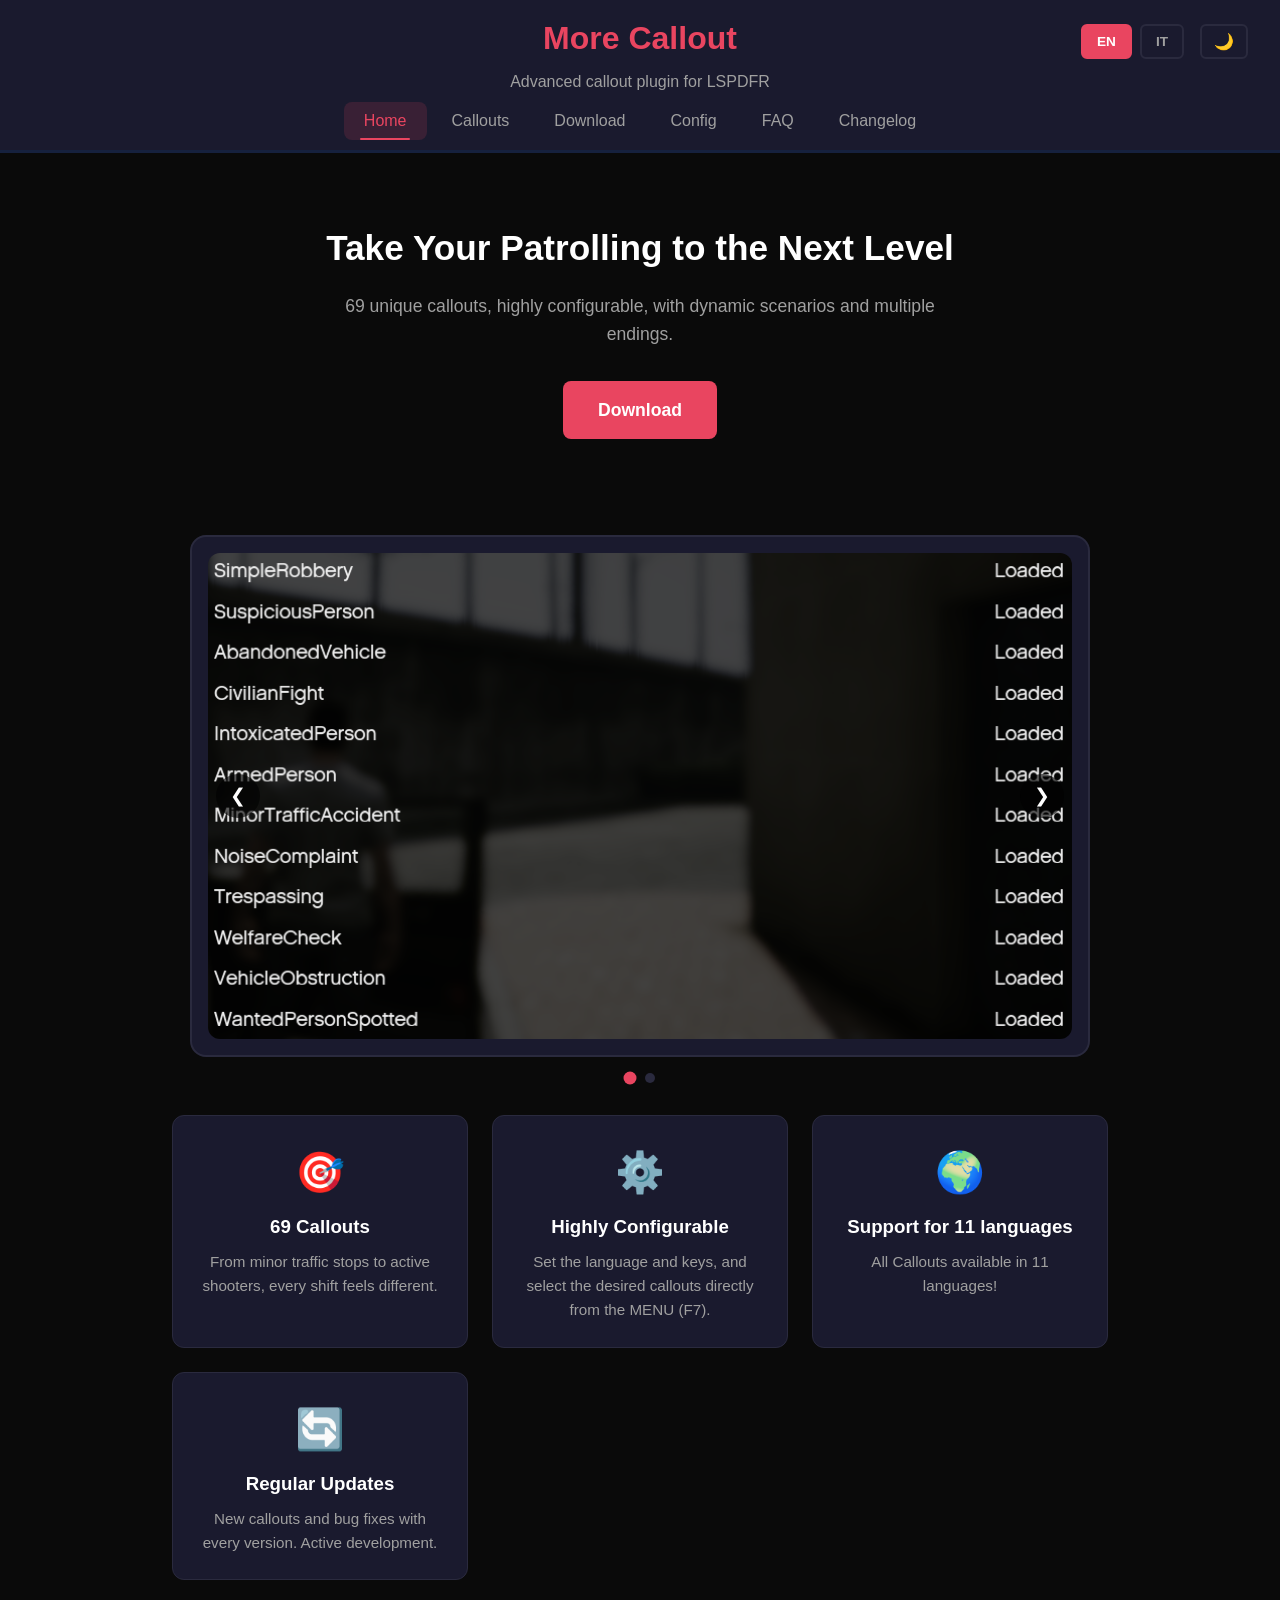
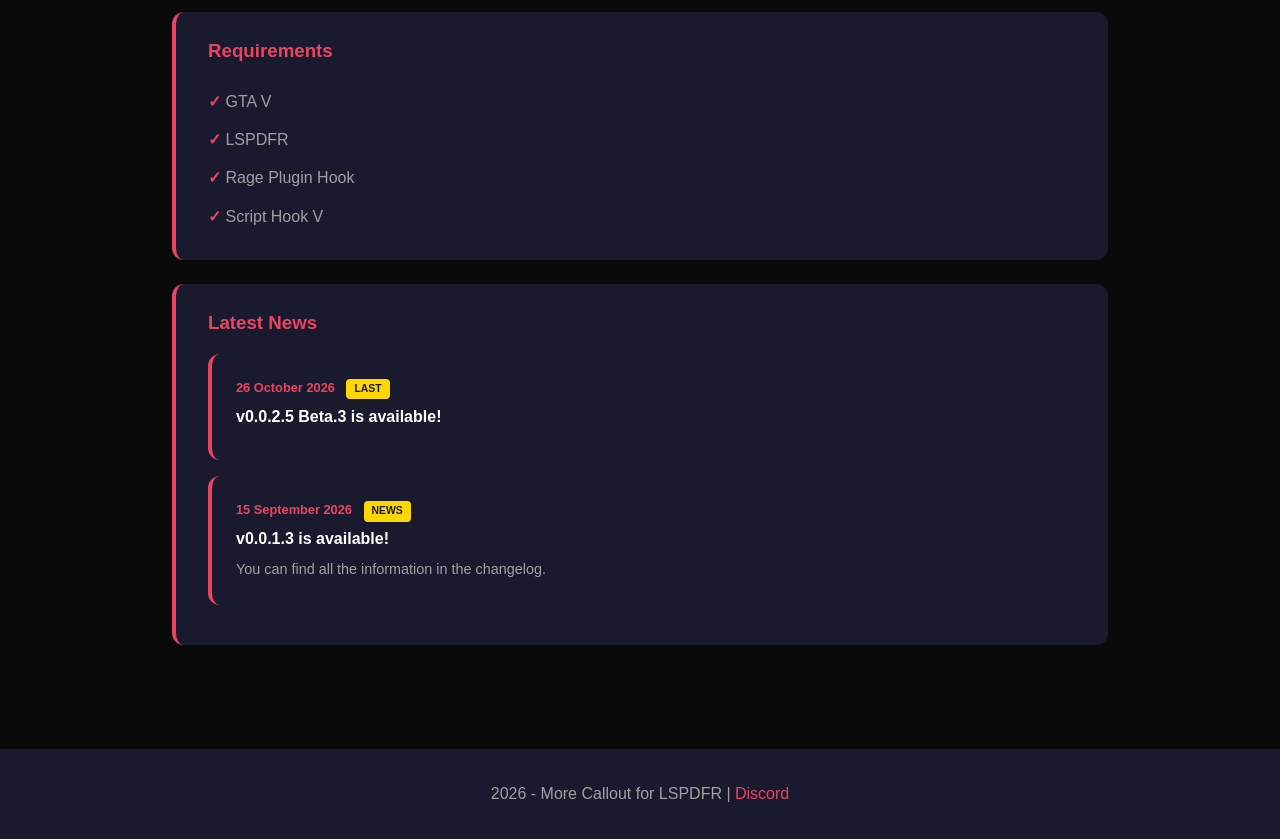
<file: index.html>
<!DOCTYPE html>
<html lang="en">
<head>
    <meta charset="UTF-8">
    <meta name="viewport" content="width=device-width, initial-scale=1.0">
    <title>More Callout - LSPDFR Plugin</title>
    <link rel="icon" href="data:image/svg+xml,<svg xmlns='http://www.w3.org/2000/svg' viewBox='0 0 100 100'><text y='.9em' font-size='90'>🚔</text></svg>">
    <style>
        * { margin: 0; padding: 0; box-sizing: border-box; }
        :root {
            --bg-dark: #0a0a0a;
            --bg-card: #1a1a2e;
            --accent: #e94560;
            --accent-hover: #c73e54;
            --gold: #ffd700;
            --text: #e0e0e0;
            --text-muted: #a0a0a0;
            --border: #2a2a3e;
            --beta-warning: #f59e0b;
            --stable-green: #22c55e;
            --bg-light: #f5f5f7;
            --card-light: #ffffff;
            --text-light: #1a1a2e;
            --text-muted-light: #6b7280;
            --border-light: #e5e7eb;
        }
        [data-theme="light"] {
            --bg-dark: var(--bg-light);
            --bg-card: var(--card-light);
            --text: var(--text-light);
            --text-muted: var(--text-muted-light);
            --border: var(--border-light);
        }
        [data-theme="light"] .hero h2 { color: var(--text-light); }
        [data-theme="light"] .feature-box h3 { color: var(--text-light); }
        [data-theme="light"] .callout-name { color: var(--text-light); }
        [data-theme="light"] .download-version { color: var(--text-light); }
        [data-theme="light"] .changelog-section-title { color: var(--text-light); }
        [data-theme="light"] .code-block { background: #f0f0f5; border-color: #d1d5db; color: #374151; }
        [data-theme="light"] .gallery-placeholder { background: #f0f0f5; border-color: #d1d5db; }
        [data-theme="light"] .summary-box { background: #e8e8ed; }
        [data-theme="light"] .config-table th { background: #e8e8ed; }
        [data-theme="light"] .callout-tag { background: #e8e8ed; border-color: #d1d5db; }
        [data-theme="light"] .beta-banner { background: rgba(245, 158, 11, 0.08); }
        [data-theme="light"] .download-card:hover, [data-theme="light"] .feature-box:hover { box-shadow: 0 8px 25px rgba(0,0,0,0.1); }
        [data-theme="light"] header { border-bottom-color: #e5e7eb; }
        body {
            font-family: 'Segoe UI', Tahoma, Geneva, Verdana, sans-serif;
            background: var(--bg-dark);
            color: var(--text);
            line-height: 1.6;
            min-height: 100vh;
        }
        header {
            background: var(--bg-card);
            padding: 0.8rem 2rem 0.6rem 2rem;
            text-align: center;
            border-bottom: 3px solid #16213e;
            position: fixed;
            top: 0;
            left: 0;
            right: 0;
            z-index: 100;
            transform: translateY(0);
            transition: transform 0.35s ease, background 0.3s, padding 0.3s;
        }
        header h1 {
            font-size: 1.5rem;
            margin-bottom: 0.15rem;
        }
        header p {
            font-size: 0.85rem;
            margin-bottom: 0.2rem;
        }
        header nav {
            margin-top: 0.5rem;
        }
        header.hidden {
            transform: translateY(-100%);
        }
        header.scrolled {
            background: rgba(26, 26, 46, 0.95);
            backdrop-filter: blur(10px);
            padding: 0.6rem 2rem;
        }
        header.scrolled h1 {
            font-size: 1.4rem;
            margin-bottom: 0.1rem;
        }
        header.scrolled p {
            font-size: 0.8rem;
        }
        header.scrolled nav {
            margin-top: 0.4rem;
        }
        [data-theme="light"] header.scrolled {
            background: rgba(255, 255, 255, 0.95);
            border-bottom-color: #e5e7eb;
        }
        [data-theme="light"] header {
            border-bottom-color: #e5e7eb;
        }
        main {
            padding-top: 140px;
        }
        .scroll-top {
            position: fixed;
            bottom: 2rem;
            right: 2rem;
            width: 50px;
            height: 50px;
            border-radius: 50%;
            background: var(--accent);
            color: white;
            border: none;
            font-size: 1.3rem;
            cursor: pointer;
            display: flex;
            align-items: center;
            justify-content: center;
            opacity: 0;
            transform: translateY(20px);
            transition: all 0.3s ease;
            z-index: 99;
            box-shadow: 0 4px 15px rgba(233, 69, 96, 0.3);
        }
        .scroll-top.visible {
            opacity: 1;
            transform: translateY(0);
        }
        .scroll-top:hover {
            background: var(--accent-hover);
            transform: translateY(-3px);
            box-shadow: 0 6px 20px rgba(233, 69, 96, 0.4);
        }
        [data-theme="light"] .scroll-top {
            box-shadow: 0 4px 15px rgba(233, 69, 96, 0.2);
        }

        @media (max-width: 768px) {
            main { padding-top: 160px; }
        }
        header h1 { color: var(--accent); margin-bottom: 0.3rem; font-size: 2rem; }
        header p { color: var(--text-muted); font-size: 1rem; }
        .lang-switcher {
            position: absolute;
            top: 1.5rem;
            right: 2rem;
            display: flex;
            gap: 8px;
        }
        .lang-btn {
            background: transparent;
            border: 2px solid var(--border);
            color: var(--text-muted);
            padding: 6px 14px;
            border-radius: 6px;
            cursor: pointer;
            font-size: 0.85rem;
            font-weight: 600;
            transition: all 0.3s;
        }
        .lang-btn:hover { border-color: var(--accent); color: var(--accent); }
        .lang-btn.active { background: var(--accent); border-color: var(--accent); color: white; }
        nav {
            margin-top: 1.2rem;
            display: flex;
            justify-content: center;
            gap: 5px;
            flex-wrap: wrap;
        }
        .nav-btn {
            background: transparent;
            border: none;
            color: var(--text-muted);
            padding: 10px 20px;
            cursor: pointer;
            font-size: 1rem;
            font-weight: 500;
            border-radius: 8px;
            transition: all 0.3s;
            position: relative;
        }
        .nav-btn:hover { color: var(--accent); background: rgba(233, 69, 96, 0.1); }
        .nav-btn.active { color: var(--accent); background: rgba(233, 69, 96, 0.15); }
        .nav-btn.active::after {
            content: '';
            position: absolute;
            bottom: 0;
            left: 20%;
            right: 20%;
            height: 2px;
            background: var(--accent);
            border-radius: 2px;
        }
        main { max-width: 1000px; margin: 0 auto; padding: 2rem; }
        .section { display: none; animation: fadeIn 0.4s ease; }
        .section.active { display: block; }
        @keyframes fadeIn {
            from { opacity: 0; transform: translateY(10px); }
            to { opacity: 1; transform: translateY(0); }
        }
        .card {
            background: var(--bg-card);
            border-radius: 12px;
            padding: 1.5rem 2rem;
            margin: 1.5rem 0;
            border-left: 4px solid var(--accent);
        }
        .card h2, .card h3 { color: var(--accent); margin-bottom: 1rem; }
        .card p, .card li { color: var(--text-muted); }
        .hero { text-align: center; padding: 3rem 1rem; }
        .hero h2 { font-size: 2.2rem; color: #fff; margin-bottom: 1rem; }
        .hero p { color: var(--text-muted); font-size: 1.1rem; max-width: 600px; margin: 0 auto 2rem; }
        .btn-download {
            display: inline-block;
            background: var(--accent);
            color: white;
            padding: 15px 35px;
            text-decoration: none;
            border-radius: 8px;
            font-weight: bold;
            font-size: 1.1rem;
            transition: background 0.3s;
        }
        .btn-download:hover { background: var(--accent-hover); }
        .features-grid {
            display: grid;
            grid-template-columns: repeat(auto-fit, minmax(250px, 1fr));
            gap: 1.5rem;
            margin-top: 2rem;
        }
        .feature-box {
            background: var(--bg-card);
            padding: 1.5rem;
            border-radius: 12px;
            text-align: center;
            border: 1px solid var(--border);
            transition: transform 0.3s, border-color 0.3s;
        }
        .feature-box:hover { transform: translateY(-5px); border-color: var(--accent); }
        .feature-box .icon { font-size: 2.5rem; margin-bottom: 0.5rem; }
        .feature-box h3 { color: #fff; margin-bottom: 0.5rem; }
        .feature-box p { color: var(--text-muted); font-size: 0.95rem; }
        .requirements { margin-top: 2rem; }
        .requirements ul { list-style: none; padding: 0; }
        .requirements li { padding: 0.4rem 0; color: var(--text-muted); }
        .requirements li::before { content: "✓ "; color: var(--accent); font-weight: bold; }
        .category {
            margin: 2rem 0;
            padding: 1.5rem 2rem;
            background: var(--bg-card);
            border-radius: 12px;
            border-left: 4px solid var(--accent);
        }
        .category h2 {
            color: var(--accent);
            margin-bottom: 1.2rem;
            font-size: 1.3rem;
            display: flex;
            align-items: center;
            gap: 10px;
        }
        .category h2 .count {
            background: var(--accent);
            color: white;
            padding: 2px 10px;
            border-radius: 20px;
            font-size: 0.8rem;
        }
        .callout {
            padding: 0.9rem 0;
            border-bottom: 1px solid var(--border);
            display: flex;
            gap: 12px;
            align-items: flex-start;
        }
        .callout:last-child { border-bottom: none; }
        .callout-icon { color: var(--accent); font-size: 1.1rem; min-width: 22px; text-align: center; margin-top: 2px; }
        .callout-content { flex: 1; }
        .callout-name { font-weight: 600; color: #fff; font-size: 1rem; margin-bottom: 2px; }
        .callout-desc { color: var(--text-muted); font-size: 0.9rem; }
        .callout.new .callout-name { color: var(--gold); }
        .callout.new .callout-icon { color: var(--gold); }
        .badge-new {
            display: inline-block;
            background: var(--gold);
            color: #1a1a2e;
            padding: 1px 8px;
            border-radius: 4px;
            font-size: 0.65rem;
            font-weight: bold;
            margin-left: 8px;
            vertical-align: middle;
            text-transform: uppercase;
        }
        .summary-box {
            text-align: center;
            padding: 2rem;
            background: #16213e;
            border-radius: 12px;
            margin-bottom: 2rem;
        }
        .summary-box .total { color: var(--accent); font-size: 2.5rem; font-weight: bold; }
        .version {
            margin: 2rem 0;
            padding: 1.5rem 2rem;
            background: var(--bg-card);
            border-radius: 12px;
            border-left: 4px solid var(--accent);
        }
        .version.latest { border-left-color: var(--gold); }
        .version-header {
            display: flex;
            align-items: center;
            gap: 12px;
            margin-bottom: 1rem;
            flex-wrap: wrap;
        }
        .version-number { font-size: 1.3rem; font-weight: bold; color: var(--accent); }
        .version.latest .version-number { color: var(--gold); }
        .badge-latest {
            background: var(--gold);
            color: #1a1a2e;
            padding: 2px 10px;
            border-radius: 20px;
            font-size: 0.75rem;
            font-weight: bold;
        }
        .changelog-section-title {
            color: #fff;
            font-weight: 600;
            margin: 1.2rem 0 0.6rem 0;
            font-size: 1rem;
            display: flex;
            align-items: center;
            gap: 8px;
        }
        .feature-list, .fix-list, .fix { list-style: none; padding-left: 0; }
        .feature-list li, .fix-list li, .fix li {
            padding: 0.4rem 0 0.4rem 1.5rem;
            position: relative;
            color: var(--text-muted);
            font-size: 0.95rem;
        }
        .feature-list li::before { content: "✅"; position: absolute; left: 0; }
        .fix-list li::before { content: "🔧"; position: absolute; left: 0; }
        .callout-grid { display: flex; flex-wrap: wrap; gap: 8px; margin-top: 0.5rem; }
        .callout-tag {
            display: inline-block;
            background: #16213e;
            color: var(--accent);
            padding: 3px 12px;
            border-radius: 6px;
            font-size: 0.9rem;
            font-weight: 600;
            border: 1px solid var(--border);
        }
        .config-section h3 { color: var(--accent); margin: 1.5rem 0 0.8rem; font-size: 1.2rem; }
        .config-table {
            width: 100%;
            border-collapse: collapse;
            margin: 1rem 0;
            font-size: 0.95rem;
        }
        .config-table th, .config-table td {
            padding: 12px 15px;
            text-align: left;
            border-bottom: 1px solid var(--border);
        }
        .config-table th { background: #16213e; color: var(--accent); font-weight: 600; }
        .config-table td { color: var(--text-muted); }
        .config-table tr:hover td { background: rgba(233, 69, 96, 0.05); }
        .code-block {
            background: #0d0d1a;
            border: 1px solid var(--border);
            border-radius: 8px;
            padding: 1rem 1.5rem;
            font-family: 'Consolas', 'Monaco', monospace;
            font-size: 0.9rem;
            color: #c0c0c0;
            overflow-x: auto;
            margin: 1rem 0;
            white-space: pre;
        }
        footer {
            text-align: center;
            padding: 2rem;
            background: var(--bg-card);
            margin-top: 3rem;
            color: var(--text-muted);
        }
        footer a { color: var(--accent); text-decoration: none; }

        .theme-toggle {
            background: transparent;
            border: 2px solid var(--border);
            color: var(--text-muted);
            padding: 6px 12px;
            border-radius: 6px;
            cursor: pointer;
            font-size: 1rem;
            font-weight: 600;
            transition: all 0.3s;
            margin-left: 8px;
        }
        .theme-toggle:hover { border-color: var(--accent); color: var(--accent); }
        [data-theme="light"] .theme-toggle { border-color: var(--border-light); }

        .reveal {
            opacity: 0;
            transform: translateY(30px);
            transition: all 0.6s ease-out;
        }
        .reveal.active {
            opacity: 1;
            transform: translateY(0);
        }
        .reveal-delay-1 { transition-delay: 0.1s; }
        .reveal-delay-2 { transition-delay: 0.2s; }
        .reveal-delay-3 { transition-delay: 0.3s; }

        .faq-item {
            background: var(--bg-card);
            border-radius: 12px;
            margin-bottom: 1rem;
            border: 1px solid var(--border);
            overflow: hidden;
            transition: all 0.3s;
        }
        .faq-item:hover { border-color: var(--accent); }
        .faq-question {
            padding: 1.2rem 1.5rem;
            cursor: pointer;
            display: flex;
            justify-content: space-between;
            align-items: center;
            font-weight: 600;
            color: #fff;
            transition: color 0.3s;
        }
        .faq-question:hover { color: var(--accent); }
        .faq-icon { transition: transform 0.3s; font-size: 1.2rem; }
        .faq-item.open .faq-icon { transform: rotate(180deg); }
        .faq-answer {
            max-height: 0;
            overflow: hidden;
            transition: max-height 0.4s ease, padding 0.4s ease;
            padding: 0 1.5rem;
            color: var(--text-muted);
            line-height: 1.6;
        }
        .faq-item.open .faq-answer {
            max-height: 300px;
            padding: 0 1.5rem 1.2rem 1.5rem;
        }
        [data-theme="light"] .faq-question { color: var(--text-light); }

        .news-card {
            background: var(--bg-card);
            border-radius: 12px;
            padding: 1.5rem;
            border-left: 4px solid var(--accent);
            margin-bottom: 1rem;
            transition: all 0.3s;
        }
        .news-card:hover { transform: translateX(5px); border-left-width: 6px; }
        .news-date {
            font-size: 0.8rem;
            color: var(--accent);
            font-weight: 600;
            margin-bottom: 0.3rem;
        }
        .news-title {
            font-weight: 600;
            color: #fff;
            margin-bottom: 0.4rem;
        }
        .news-desc { color: var(--text-muted); font-size: 0.9rem; }
        [data-theme="light"] .news-title { color: var(--text-light); }
        .news-badge {
            display: inline-block;
            background: var(--gold);
            color: #1a1a2e;
            padding: 2px 8px;
            border-radius: 4px;
            font-size: 0.65rem;
            font-weight: bold;
            margin-left: 8px;
            text-transform: uppercase;
        }

        .gallery-section {
            margin-top: 3rem;
            max-width: 900px;
            margin-left: auto;
            margin-right: auto;
        }
        .gallery-main {
            background: var(--bg-card);
            border-radius: 16px;
            padding: 1rem;
            border: 2px solid var(--border);
            transition: border-color 0.3s;
            position: relative;
            display: flex;
            align-items: center;
            justify-content: center;
        }
        .gallery-main:hover {
            border-color: var(--accent);
        }
        .gallery-img {
            width: 100%;
            border-radius: 12px;
            display: block;
            aspect-ratio: 16/9;
            object-fit: cover;
        }
        .gallery-placeholder {
            background: #0d0d1a;
            border-radius: 12px;
            border: 2px dashed var(--border);
        }
        .gallery-arrow {
            position: absolute;
            top: 50%;
            transform: translateY(-50%);
            background: rgba(0,0,0,0.6);
            color: white;
            border: none;
            width: 44px;
            height: 44px;
            border-radius: 50%;
            font-size: 1.2rem;
            cursor: pointer;
            display: flex;
            align-items: center;
            justify-content: center;
            transition: all 0.3s;
            z-index: 10;
        }
        .gallery-arrow:hover {
            background: var(--accent);
            transform: translateY(-50%) scale(1.1);
        }
        .gallery-prev { left: 1.5rem; }
        .gallery-next { right: 1.5rem; }
        .gallery-dots {
            display: flex;
            gap: 10px;
            justify-content: center;
            margin-top: 1rem;
        }
        .dot {
            width: 10px;
            height: 10px;
            border-radius: 50%;
            background: var(--border);
            cursor: pointer;
            transition: all 0.3s;
        }
        .dot:hover {
            background: var(--accent);
            opacity: 0.7;
        }
        .dot.active {
            background: var(--accent);
            transform: scale(1.3);
        }

        @media (max-width: 768px) {
            .lang-switcher { position: static; justify-content: center; margin-bottom: 1rem; }
            header { padding: 1rem; }
            header h1 { font-size: 1.5rem; }
            .nav-btn { padding: 8px 14px; font-size: 0.9rem; }
            main { padding: 1rem; }
            .category, .version, .card { padding: 1rem; }
            section[id] { padding-top: 160px !important; }
        }
    
        .download-tabs {
            display: flex;
            gap: 4px;
            margin-bottom: 1.5rem;
            border-bottom: 1px solid var(--border);
        }
        .download-tab {
            padding: 12px 24px;
            font-size: 1rem;
            font-weight: 600;
            color: var(--text-muted);
            background: transparent;
            border: none;
            border-bottom: 3px solid transparent;
            cursor: pointer;
            transition: all 0.3s;
            position: relative;
        }
        .download-tab:hover { color: var(--accent); }
        .download-tab.active { color: var(--accent); border-bottom-color: var(--accent); }
        .download-panel { display: none; }
        .download-panel.active { display: block; animation: fadeIn 0.4s ease; }
        .beta-banner {
            background: rgba(245, 158, 11, 0.1);
            border: 1px solid rgba(245, 158, 11, 0.3);
            border-radius: 12px;
            padding: 1rem 1.5rem;
            display: flex;
            align-items: center;
            gap: 12px;
            margin-bottom: 1.5rem;
        }
        .beta-banner-icon { font-size: 1.5rem; flex-shrink: 0; }
        .beta-banner-text { font-size: 0.95rem; color: var(--text-muted); line-height: 1.5; }
        .beta-banner-text strong { color: #f59e0b; }
        .download-grid {
            display: grid;
            grid-template-columns: repeat(auto-fit, minmax(280px, 1fr));
            gap: 1.5rem;
        }
        .download-card {
            background: var(--bg-card);
            border-radius: 12px;
            padding: 1.5rem;
            border: 1px solid var(--border);
            transition: all 0.3s;
        }
        .download-card:hover { transform: translateY(-3px); border-color: var(--accent); }
        .download-card.stable { border-left: 4px solid var(--stable-green); }
        .download-card.beta { border-left: 4px solid var(--beta-warning); }
        .download-card-header {
            display: flex;
            align-items: center;
            justify-content: space-between;
            margin-bottom: 0.8rem;
        }
        .download-version { font-size: 1.2rem; font-weight: 700; color: #fff; }
        .download-badge {
            font-size: 0.7rem; font-weight: 700; text-transform: uppercase;
            padding: 4px 12px; border-radius: 20px; letter-spacing: 0.5px;
        }
        .download-badge.stable { background: rgba(34, 197, 94, 0.15); color: var(--stable-green); }
        .download-badge.beta { background: rgba(245, 158, 11, 0.15); color: var(--beta-warning); }
        .download-meta { font-size: 0.85rem; color: var(--text-muted); margin-bottom: 1rem; }
        .file-list { list-style: none; padding: 0; margin: 0; }
        .file-item {
            display: flex; align-items: center; justify-content: space-between;
            padding: 0.6rem 0; border-bottom: 1px solid var(--border);
            font-size: 0.9rem; color: var(--text-muted);
        }
        .file-item:last-child { border-bottom: none; }
        .file-name { display: flex; align-items: center; gap: 10px; }
        .file-icon { font-size: 1.1rem; }
        .file-size { color: var(--text-muted); font-size: 0.8rem; opacity: 0.7; }
        .btn-download-card {
            display: inline-flex; align-items: center; gap: 8px;
            margin-top: 1rem; padding: 10px 20px; border-radius: 8px;
            font-size: 0.9rem; font-weight: 600; text-decoration: none;
            border: 2px solid var(--accent); color: var(--accent);
            background: transparent; transition: all 0.3s; cursor: pointer;
        }
        .btn-download-card:hover { background: var(--accent); color: white; }
        .btn-download-card.stable { border-color: var(--stable-green); color: var(--stable-green); }
        .btn-download-card.stable:hover { background: var(--stable-green); color: white; }
        .btn-download-card.beta { border-color: var(--beta-warning); color: var(--beta-warning); }
        .btn-download-card.beta:hover { background: var(--beta-warning); color: #1a1a2e; }

        .search-bar-wrapper {
            margin-bottom: 1.5rem;
            position: relative;
        }
        .search-bar {
            width: 100%;
            padding: 12px 18px 12px 44px;
            border: 2px solid var(--border);
            border-radius: 10px;
            background: var(--bg-card);
            color: var(--text);
            font-size: 1rem;
            font-family: inherit;
            transition: all 0.3s;
            outline: none;
        }
        .search-bar:focus {
            border-color: var(--accent);
            box-shadow: 0 0 0 3px rgba(233, 69, 96, 0.15);
        }
        .search-bar::placeholder {
            color: var(--text-muted);
            opacity: 0.7;
        }
        .search-bar-icon {
            position: absolute;
            left: 16px;
            top: 50%;
            transform: translateY(-50%);
            color: var(--text-muted);
            font-size: 1.1rem;
            pointer-events: none;
        }
        .search-bar-wrapper:focus-within .search-bar-icon {
            color: var(--accent);
        }
        .search-results-count {
            font-size: 0.85rem;
            color: var(--text-muted);
            margin-top: 0.5rem;
            padding-left: 4px;
        }
        .search-highlight {
            background: rgba(233, 69, 96, 0.25);
            border-radius: 3px;
            padding: 0 2px;
        }
        .callout.hidden, .faq-item.hidden {
            display: none !important;
        }
        .category.no-results {
            display: none !important;
        }
        .no-search-results {
            text-align: center;
            padding: 3rem 1rem;
            color: var(--text-muted);
        }
        .no-search-results-icon {
            font-size: 3rem;
            margin-bottom: 0.5rem;
            opacity: 0.5;
        }
        [data-theme="light"] .search-bar {
            background: var(--card-light);
            color: var(--text-light);
        }
</style>
<base target="_blank">
</head>
<body>

<header>
    <div class="lang-switcher">
        <button class="lang-btn active" data-lang="en" onclick="setLang('en')">EN</button>
        <button class="lang-btn" data-lang="it" onclick="setLang('it')">IT</button>
        <button class="theme-toggle" onclick="toggleTheme()" title="Toggle Dark/Light Mode">🌙</button>
    </div>
    <h1>More Callout</h1>
    <p data-en="Advanced callout plugin for LSPDFR" data-it="Plugin callout avanzato per LSPDFR">Advanced callout plugin for LSPDFR</p>
    <nav>
        <button class="nav-btn active" onclick="showSection('home', this)" data-en="Home" data-it="Home">Home</button>
        <button class="nav-btn" onclick="showSection('callouts', this)" data-en="Callouts" data-it="Chiamate">Callouts</button>
        <button class="nav-btn" onclick="showSection('download', this)" data-en="Download" data-it="Download">Download</button>
        <button class="nav-btn" onclick="showSection('config', this)" data-en="Config" data-it="Configurazione">Config</button>
        <button class="nav-btn" onclick="showSection('faq', this)" data-en="FAQ" data-it="FAQ">FAQ</button>
        <button class="nav-btn" onclick="showSection('changelog', this)" data-en="Changelog" data-it="Changelog">Changelog</button>
    </nav>
</header>

<main>

<!-- HOME SECTION -->
<section id="home" class="section active" style="padding-top: 140px;">
    <div class="hero">
        <h2 data-en="Take Your Patrolling to the Next Level" data-it="Porta il Tuo Pattugliamento al Livello Successivo">Take Your Patrolling to the Next Level</h2>
        <p data-en="69 unique callouts, highly configurable, with dynamic scenarios and multiple endings." data-it="69 callout unici, altamente configurabili, con scenari dinamici e finali multipli.">69 unique callouts, highly configurable, with dynamic scenarios and multiple endings.</p>
        <a href="#download" class="btn-download" onclick="showSection('download', document.querySelector('.nav-btn[onclick*=download]')); return false;" data-en="Download" data-it="Scarica">Download</a>
    </div>

    <!-- SCREENSHOT GALLERY -->
    <div class="gallery-section">
        <div class="gallery-main">
            <button class="gallery-arrow gallery-prev" onclick="prevScreenshot()">&#10094;</button>
            <img src="screenshot1.png" alt="MoreCallout gameplay screenshot" class="gallery-img" id="mainScreenshot">
            <button class="gallery-arrow gallery-next" onclick="nextScreenshot()">&#10095;</button>
        </div>
        <div class="gallery-dots">
            <span class="dot active" onclick="goToScreenshot(0)"></span>
            <span class="dot" onclick="goToScreenshot(1)"></span>
        </div>
    </div>
    <div class="features-grid">
        <div class="feature-box reveal">
            <div class="icon">🎯</div>
            <h3 data-en="20 Callouts" data-it="20 Callout">69 Callouts</h3>
            <p data-en="From minor traffic stops to active shooters, every shift feels different." data-it="Da semplici fermate a sparatorie, ogni turno e diverso.">From minor traffic stops to active shooters, every shift feels different.</p>
        </div>
        <div class="feature-box reveal">
            <div class="icon">⚙️</div>
            <h3 data-en="Highly Configurable" data-it="Altamente Configurabile">Highly Configurable</h3>
            <p data-en="Set the language and keys, and select the desired callouts directly from the MENU (F7)." data-it="Imposta la lingua e i tasti, e scegli i callout desiderati direttamente dal MENU (F7)">Set the language and keys, and select the desired callouts directly from the MENU (F7).</p>
        </div>
        <div class="feature-box reveal">
            <div class="icon">🌍</div>
            <h3 data-en="Support for 11 languages" data-it="Supporto di 11 lingue">Support for 11 languages</h3>
            <p data-en="All Callouts available in 11 languages!" data-it="Tutte le chiamate sono disponibili in 11 lingue!">All Callouts available in 11 languages!</p>
        </div>
        <div class="feature-box reveal">
            <div class="icon">🔄</div>
            <h3 data-en="Regular Updates" data-it="Aggiornamenti Regolari">Regular Updates</h3>
            <p data-en="New callouts and bug fixes with every version. Active development." data-it="Nuovi callout e bug fix ad ogni versione. Sviluppo attivo.">New callouts and bug fixes with every version. Active development.</p>
        </div>
    </div>
    <div class="card requirements">
        <h3 data-en="Requirements" data-it="Requisiti">Requirements</h3>
        <ul>
            <li>GTA V</li>
            <li>LSPDFR</li>
            <li>Rage Plugin Hook</li>
            <li>Script Hook V</li>
        </ul>
    </div>

    <!-- NEWS FEED -->
     <div class="card reveal">    
         <div class="news-cardl">
            <h3 data-en="Latest News" data-it="Ultime Novità">Latest News</h3>
         </div>

          <div class="news-card">
            <div class="news-date">26 October 2026 <span class="news-badge">LAST</span></div>
            <div class="news-title" data-en="v0.0.2.5 Beta.3 is available!" data-it="v0.0.2.5 Beta.3 è disponibile!">v0.0.2.5 Beta.3 is available!</div>
            <div class="news-desc" data-en="" data-it=""></div>
        </div>
         
          <div class="news-card">
            <div class="news-date">15 September 2026 <span class="news-badge">NEWS</span></div>
            <div class="news-title" data-en="v0.0.1.3 is available!" data-it="v0.0.1.3 è disponibile!">v0.0.1.3 is available!</div>
            <div class="news-desc" data-en="You can find all the information in the changelog." data-it="Tutte le informazioni le trovate nel changelog.">You can find all the information in the changelog.</div>
        </div>
         
    </div>
</section>

<!-- CALLOUTS SECTION -->
<section id="callouts" class="section" style="padding-top: 140px;">
    <div class="summary-box">
        <h3 data-en="Total Available Callouts" data-it="Totale Chiamate Disponibili">Total Available Callouts</h3>
        <div class="total">69</div>
    </div>

    <!-- SEARCH BAR -->
    <div class="search-bar-wrapper">
        <span class="search-bar-icon">🔍</span>
        <input type="text" class="search-bar" id="calloutSearch" placeholder="Search callouts..." data-en="Search callouts..." data-it="Cerca callout..." oninput="filterCallouts(this.value)">
        <div class="search-results-count" id="calloutSearchResults"></div>
    </div>

    <div class="category reveal">
        <h2>📋 <span data-en="Active Callouts" data-it="Chiamate Attive">Active Callouts</span> <span class="count">69</span></h2>
        
<div class="callout"><div class="callout-icon">📌</div><div class="callout-content"><div class="callout-name">Hit and Run <span style="color: #ffd700; font-weight: bold;">LAST</span></div><div class="callout-desc" data-en="A driver causes an accident and flees the scene. Provide first aid to the victim, collect witness testimonies, and search for the suspect vehicle." data-it="Un automobilista provoca un incidente e fugge. Soccorri il ferito, raccogli la testimonianza e cerca il veicolo responsabile.">A driver causes an accident and flees the scene. Provide first aid to the victim, collect witness testimonies, and search for the suspect vehicle.</div></div></div>
<div class="callout"><div class="callout-icon">📌</div><div class="callout-content"><div class="callout-name">Burglary Alarm <span style="color: #ffd700; font-weight: bold;">LAST</span></div><div class="callout-desc" data-en="Respond to a triggered burglary alarm. Inspect entrances and question anyone on scene—it could be a false alarm, the property owner, or a burglar." data-it="Intervieni per un allarme antifurto. Controlla gli accessi e le persone presenti: potrebbe essere un falso allarme, il proprietario oppure un ladro.">Respond to a triggered burglary alarm. Inspect entrances and question anyone on scene—it could be a false alarm, the property owner, or a burglar.</div></div></div>
<div class="callout"><div class="callout-icon">📌</div><div class="callout-content"><div class="callout-name">Hostage Situation <span style="color: #ffd700; font-weight: bold;">LAST</span></div><div class="callout-desc" data-en="An armed suspect is holding a civilian hostage. Attempt to negotiate a peaceful release through dialogue and de-escalate the threat." data-it="Un sospettato armato tiene una persona in ostaggio. Cerca di ottenere la liberazione attraverso il dialogo e metti in sicurezza la situazione.">An armed suspect is holding a civilian hostage. Attempt to negotiate a peaceful release through dialogue and de-escalate the threat.</div></div></div>
<div class="callout"><div class="callout-icon">📌</div><div class="callout-content"><div class="callout-name">Suspected Illegal Immigrant Transport <span style="color: #ffd700; font-weight: bold;">LAST</span></div><div class="callout-desc" data-en="Pursue a suspicious van. Once stopped, inspect the passengers in the back, hear their statements, and investigate the transport circumstances." data-it="Insegui un furgone sospetto. Dopo aver fermato il conducente, controlla i passeggeri nel retro, ascolta le loro versioni e verifica le circostanze del trasporto.">Pursue a suspicious van. Once stopped, inspect the passengers in the back, hear their statements, and investigate the transport circumstances.</div></div></div>
<div class="callout"><div class="callout-icon">📌</div><div class="callout-content"><div class="callout-name">Harassing Homeless Person <span style="color: #ffd700; font-weight: bold;">LAST</span></div><div class="callout-desc" data-en="Respond to a report of a homeless person harassing a passerby. Listen to both individuals and a witness before taking appropriate action." data-it="Una segnalazione riguarda un senzatetto che avrebbe molestato un passante. Ascolta entrambe le persone e un testimone prima di decidere come intervenire.">Respond to a report of a homeless person harassing a passerby. Listen to both individuals and a witness before taking appropriate action.</div></div></div>
<div class="callout"><div class="callout-icon">📌</div><div class="callout-content"><div class="callout-name">Homeless Person Harassed <span style="color: #ffd700; font-weight: bold;">LAST</span></div><div class="callout-desc" data-en="A homeless person reports being harassed. Reconstruct the event, protect the victim, and handle the perpetrator." data-it="Un senzatetto riferisce di essere molestato. Ricostruisci l’accaduto, proteggi la persona coinvolta e gestisci il responsabile.">A homeless person reports being harassed. Reconstruct the event, protect the victim, and handle the perpetrator.</div></div></div>
<div class="callout"><div class="callout-icon">📌</div><div class="callout-content"><div class="callout-name">Serious Traffic Accident <span style="color: #ffd700; font-weight: bold;">LAST</span></div><div class="callout-desc" data-en="A severe traffic accident involving two vehicles and injured persons. Assist victims, call for medical assistance, and inspect the wreckage." data-it="Un grave incidente coinvolge due veicoli e persone ferite. Assisti le vittime, richiedi i sanitari ed esamina i mezzi.">A severe traffic accident involving two vehicles and injured persons. Assist victims, call for medical assistance, and inspect the wreckage.</div></div></div>
<div class="callout"><div class="callout-icon">📌</div><div class="callout-content"><div class="callout-name">Arson <span style="color: #ffd700; font-weight: bold;">LAST</span></div><div class="callout-desc" data-en="Respond to an intentional fire. Coordinate emergency responses, gather intelligence, and search for the fleeing arson suspect." data-it="Intervieni su un incendio doloso. Coordina la gestione dell’emergenza, raccogli informazioni e cerca il sospettato allontanatosi dalla scena.">Respond to an intentional fire. Coordinate emergency responses, gather intelligence, and search for the fleeing arson suspect.</div></div></div>
<div class="callout"><div class="callout-icon">📌</div><div class="callout-content"><div class="callout-name">Reported Explosion <span style="color: #ffd700; font-weight: bold;">LAST</span></div><div class="callout-desc" data-en="Arrive at the scene of an explosion featuring damaged vehicles and casualties. Prioritize life-saving assistance, inspect the blast area, and complete the report." data-it="Raggiungi il luogo di un’esplosione con un veicolo danneggiato e feriti. Dai priorità ai soccorsi, poi esamina la scena e completa il rapporto.">Arrive at the scene of an explosion featuring damaged vehicles and casualties. Prioritize life-saving assistance, inspect the blast area, and complete the report.</div></div></div>
<div class="callout"><div class="callout-icon">📌</div><div class="callout-content"><div class="callout-name">Firefighters Under Fire <span style="color: #ffd700; font-weight: bold;">LAST</span></div><div class="callout-desc" data-en="An arsonist lured firefighters into an ambush and opened fire. Neutralize the hostile, protect the crew, and assist injured personnel." data-it="Un piromane ha attirato i vigili del fuoco con un incendio e li sta attaccando. Neutralizza la minaccia, proteggi la squadra e soccorri il pompiere ferito.">An arsonist lured firefighters into an ambush and opened fire. Neutralize the hostile, protect the crew, and assist injured personnel.</div></div></div>
<div class="callout"><div class="callout-icon">📌</div><div class="callout-content"><div class="callout-name">Stolen Emergency Vehicle <span style="color: #ffd700; font-weight: bold;"></span></div><div class="callout-desc" data-en="Locate and recover stolen emergency vehicles (ambulances, fire trucks, or police cars)." data-it="Rintraccia e recupera veicoli di emergenza rubati (ambulanze, camion dei pompieri o auto della polizia).">Locate and recover stolen emergency vehicles (ambulances, fire trucks, or police cars).</div></div></div>
<div class="callout"><div class="callout-icon">📌</div><div class="callout-content"><div class="callout-name">Abandoned Vehicle <span style="color: #ffd700; font-weight: bold;"></span></div><div class="callout-desc" data-en="Inspect abandoned vehicles, check if reported stolen, and log results." data-it="Ispeziona veicoli abbandonati, verifica se risultano rubati e registra i risultati.">Inspect abandoned vehicles, check if reported stolen, and log results.</div></div></div>
<div class="callout"><div class="callout-icon">📌</div><div class="callout-content"><div class="callout-name">Stolen Vehicle <span style="color: #ffd700; font-weight: bold;"></span></div><div class="callout-desc" data-en="Track down a stolen vehicle and order the driver to pull over." data-it="Rintraccia un veicolo rubato e ordina al conducente di accostare.">Track down a stolen vehicle and order the driver to pull over.</div></div></div>
<div class="callout"><div class="callout-icon">📌</div><div class="callout-content"><div class="callout-name">Food Poisoning <span style="color: #ff4d4d; font-weight: bold;"></span></div><div class="callout-desc" data-en="Respond to a local establishment reporting severe food poisoning cases, assist medical responders, and investigate potential health code violations." data-it="Intervieni presso un locale a seguito di casi di intossicazione alimentare grave, assisti i soccorsi medici e indaga su potenziali violazioni delle norme igienico-sanitarie.">Respond to a local establishment reporting severe food poisoning cases, assist medical responders, and investigate potential health code violations.</div></div></div>
<div class="callout"><div class="callout-icon">📌</div><div class="callout-content"><div class="callout-name">Stalking case <span style="color: #ff4d4d; font-weight: bold;"></span></div><div class="callout-desc" data-en="Investigate a report from a victim being harassed or followed, identify the stalker, and ensure the safety of the individual." data-it="Indaga sulla segnalazione di una vittima molestata o seguita, identifica lo stalker e garantisci la sicurezza della persona.">Investigate a report from a victim being harassed or followed, identify the stalker, and ensure the safety of the individual.</div></div></div>
<div class="callout"><div class="callout-icon">📌</div><div class="callout-content"><div class="callout-name">Person who paints graffiti <span style="color: #ff4d4d; font-weight: bold;"></span></div><div class="callout-desc" data-en="A report of vandalism in progress on public or private property; locate the tagger and prevent further damage." data-it="Segnalazione di un atto di vandalismo in corso su una proprietà pubblica o privata; individua il writer e previeni ulteriori danni.">A report of vandalism in progress on public or private property; locate the tagger and prevent further damage.</div></div></div>
<div class="callout"><div class="callout-icon">📌</div><div class="callout-content"><div class="callout-name">Suspicious person near the airport <span style="color: #ff4d4d; font-weight: bold;"></span></div><div class="callout-desc" data-en="Respond to a security alert regarding an individual loitering or acting suspiciously near restricted airport grounds." data-it="Rispondi a un allarme di sicurezza riguardante un individuo che si aggira con atteggiamento sospetto nei pressi delle aree riservate dell'aeroporto.">Respond to a security alert regarding an individual loitering or acting suspiciously near restricted airport grounds.</div></div></div>
<div class="callout"><div class="callout-icon">📌</div><div class="callout-content"><div class="callout-name">Train Accident</div><div class="callout-desc" data-en="Two possible scenarios—a collision with a car at a level crossing or a derailment involving multiple injuries." data-it="Due possibili scenari: una collisione con un'auto a un passaggio a livello o un deragliamento con feriti multipli.">Two possible scenarios—a collision with a car at a level crossing or a derailment involving multiple injuries.</div></div></div>
<div class="callout"><div class="callout-icon">📌</div><div class="callout-content"><div class="callout-name">Aggressive dog</div><div class="callout-desc" data-en="Respond to a report of an aggressive dog; speak with the owner and try to calm the animal down." data-it="Rispondi alla segnalazione di un cane aggressivo; parla con il proprietario e cerca di calmare l'animale.">Respond to a report of an aggressive dog; speak with the owner and try to calm the animal down.</div></div></div>
<div class="callout"><div class="callout-icon">📌</div><div class="callout-content"><div class="callout-name">Stolen Military Veichle</div><div class="callout-desc" data-en="Recover a stolen military vehicle. The driver may surrender or attempt to flee." data-it="Recupera un veicolo militare rubato. Il guidatore potrebbe arrendersi o tentare la fuga.">Recover a stolen military vehicle. The driver may surrender or attempt to flee.</div></div></div>
<div class="callout"><div class="callout-icon">📌</div><div class="callout-content"><div class="callout-name">Small plane crash</div><div class="callout-desc" data-en="Reach the crash site of a small plane and provide aid to the pilot and any passengers." data-it="Raggiungi il luogo dell'incidente di un piccolo aereo e presta soccorso al pilota e agli eventuali passeggeri.">Reach the crash site of a small plane and provide aid to the pilot and any passengers.</div></div></div>
<div class="callout"><div class="callout-icon">📌</div><div class="callout-content"><div class="callout-name">Bomb Threat</div><div class="callout-desc" data-en="A high-risk emergency: respond to the location, evacuate and secure the perimeter, locate the suspicious package, and coordinate with bomb disposal units to neutralize the threat before it's too late." data-it="Un'emergenza ad alto rischio: recati sul posto, evacua e metti in sicurezza il perimetro, individua il pacco sospetto e coordinati con gli artificieri per neutralizzare la minaccia prima che sia troppo tardi.">A high-risk emergency: respond to the location, evacuate and secure the perimeter, locate the suspicious package, and coordinate with bomb disposal units to neutralize the threat before it's too late.</div></div></div>
<div class="callout"><div class="callout-icon">📌</div><div class="callout-content"><div class="callout-name">Domestic Disturbance</div><div class="callout-desc" data-en="A 911 dispatch reports a heated verbal or physical altercation inside a private residence, reported by neighbors due to loud screaming, the sound of breaking objects, or potential physical threats." data-it="Una chiamata al 911 segnala un'accesa lite verbale o fisica all'interno di un'abitazione privata, segnalata dai vicini per urla forti, rumore di oggetti rotti o potenziali minacce fisiche.">A 911 dispatch reports a heated verbal or physical altercation inside a private residence, reported by neighbors due to loud screaming, the sound of breaking objects, or potential physical threats.</div></div></div>
<div class="callout"><div class="callout-icon">📌</div><div class="callout-content"><div class="callout-name">Shoplifting</div><div class="callout-desc" data-en="Investigates a shop theft, speaks with the employee and the suspect, and verifies the receipt." data-it="Indaga su un furto in un negozio, parla con il dipendente e il sospettato e verifica lo scontrino.">Investigates a shop theft, speaks with the employee and the suspect, and verifies the receipt.</div></div></div>
<div class="callout"><div class="callout-icon">📌</div><div class="callout-content"><div class="callout-name">Warrant For Arrest</div><div class="callout-desc" data-en="Track down and identify a wanted suspect through an ID check. The suspect may cooperate, flee, or react violently. The callout is successful only with a verified arrest; an escape or abandoned pursuit will result in failure." data-it="Rintraccia e identifica un sospettato ricercato tramite un controllo d'identità. Il sospettato potrebbe collaborare, fuggire o reagire violentemente. Il callout ha successo solo con un arresto verificato; una fuga o un inseguimento abbandonato comporteranno il fallimento.">Track down and identify a wanted suspect through an ID check. The suspect may cooperate, flee, or react violently. The callout is successful only with a verified arrest; an escape or abandoned pursuit will result in failure.</div></div></div>
<div class="callout"><div class="callout-icon">📌</div><div class="callout-content"><div class="callout-name">Attempted Suicide</div><div class="callout-desc" data-en="Intervene to help a person in distress, either armed or on a high vantage point. Engage in a dynamic negotiation with multiple outcomes: if you successfully talk them down, you can safely disarm them and request medical assistance." data-it="Intervieni per aiutare una persona in difficoltà, armata o in un punto panoramico elevato. Ingaggia una negoziazione dinamica con molteplici esiti: se riesci a farla desistere, puoi disarmarla in sicurezza e richiedere assistenza medica.">Intervene to help a person in distress, either armed or on a high vantage point. Engage in a dynamic negotiation with multiple outcomes: if you successfully talk them down, you can safely disarm them and request medical assistance.</div></div></div>
<div class="callout"><div class="callout-icon">📌</div><div class="callout-content"><div class="callout-name">Missing Person</div><div class="callout-desc" data-en="Responders are dispatched to investigate the sudden and unexplained disappearance of a citizen. Upon arrival at the scene, interview witnesses or family members to gather crucial details, search the surrounding area for clues, and locate the missing individual before it's too late." data-it="Le squadre di soccorso vengono inviate per indagare sulla scomparsa improvvisa e inspiegabile di un cittadino. All'arrivo sulla scena, intervista i testimoni o i familiari per raccogliere dettagli cruciali, perlustra l'area circostante in cerca di indizi e individua la persona scomparsa prima che sia troppo tardi.">Responders are dispatched to investigate the sudden and unexplained disappearance of a citizen. Upon arrival at the scene, interview witnesses or family members to gather crucial details, search the surrounding area for clues, and locate the missing individual before it's too late.</div></div></div>
<div class="callout"><div class="callout-icon">📌</div><div class="callout-content"><div class="callout-name">Noise Complaint</div><div class="callout-desc" data-en="A report for disturbance of the peace (loud music), requiring a patrol unit to restore order." data-it="Segnalazione di disturbo della quiete pubblica (musica ad alto volume), che richiede l'intervento di una pattuglia per ristabilire l'ordine.">A report for disturbance of the peace (loud music), requiring a patrol unit to restore order.</div></div></div>
<div class="callout"><div class="callout-icon">📌</div><div class="callout-content"><div class="callout-name">Trespassing</div><div class="callout-desc" data-en="A report of unauthorized entry onto private property, indicating someone is inside a restricted area or building without permission." data-it="Una segnalazione di ingresso non autorizzato in una proprietà privata, che indica la presenza di qualcuno all'interno di un'area o di un edificio riservato senza permesso.">A report of unauthorized entry onto private property, indicating someone is inside a restricted area or building without permission.</div></div></div>
<div class="callout"><div class="callout-icon">📌</div><div class="callout-content"><div class="callout-name">Officer Down</div><div class="callout-desc" data-en="The most critical emergency alert, indicating an officer has been downed; requires top priority, immediate backup, and medical units." data-it="L'allarme di emergenza più critico, che indica che un agente è stato messo fuori combattimento, richiede la massima priorità, rinforzi immediati e unità mediche.">The most critical emergency alert, indicating an officer has been downed; requires top priority, immediate backup, and medical units.</div></div></div>
<div class="callout"><div class="callout-icon">📌</div><div class="callout-content"><div class="callout-name">Civilian Fight</div><div class="callout-desc" data-en="A report of a physical altercation between civilians, requiring officers to break up the violence and identify the subjects." data-it="Un rapporto riguardante uno scontro fisico tra civili, che ha richiesto l'intervento degli agenti per sedare la rissa e identificare i soggetti coinvolti.">A report of a physical altercation between civilians, requiring officers to break up the violence and identify the subjects.</div></div></div>
<div class="callout"><div class="callout-icon">📌</div><div class="callout-content"><div class="callout-name">Minor Traffic Accident</div><div class="callout-desc" data-en="A report of a minor traffic collision (a fender-bender or light crash with no serious injuries), handled to manage traffic flow and file a report." data-it="Segnalazione di un lieve incidente stradale (tamponamento o piccolo scontro senza feriti gravi), gestito per gestire il traffico e redigere un verbale.">A report of a minor traffic collision (a fender-bender or light crash with no serious injuries), handled to manage traffic flow and file a report.</div></div></div>
<div class="callout"><div class="callout-icon">📌</div><div class="callout-content"><div class="callout-name">Arms Deal Raid</div><div class="callout-desc" data-en="A raid on an illicit arms deal. A high-impact operation involving multiple heavily armed suspects ready to defend the shipment." data-it="Un raid contro un traffico illecito di armi. Un'operazione ad alto impatto che coinvolge diversi sospetti pesantemente armati, pronti a difendere il carico.">Un raid contro un traffico illecito di armi. Un'operazione ad alto impatto che coinvolge diversi sospetti pesantemente armati, pronti a difendere il carico.</div></div></div>
<div class="callout"><div class="callout-icon">📌</div><div class="callout-content"><div class="callout-name">Welfare Check Request</div><div class="callout-desc" data-en="A check to verify the well-being of a citizen who has not been in contact. An operation that appears routine but can hold surprises." data-it="Un controllo per verificare il benessere di un cittadino che non si è messo in contatto con noi. Un'operazione che appare di routine ma che può riservare delle sorprese.">A check to verify the well-being of a citizen who has not been in contact. An operation that appears routine but can hold surprises.</div></div></div>
<div class="callout"><div class="callout-icon">📌</div><div class="callout-content"><div class="callout-name">Vip Escort</div><div class="callout-desc" data-en="Tactical escort for protecting a VIP during transit, ready to handle potential ambushes or sudden threats along the route." data-it="Scorta tattica per la protezione di un VIP durante il trasporto, pronta a gestire potenziali imboscate o minacce improvvise lungo il percorso.">Tactical escort for protecting a VIP during transit, ready to handle potential ambushes or sudden threats along the route.</div></div></div>
<div class="callout"><div class="callout-icon">📌</div><div class="callout-content"><div class="callout-name">Gang Shootout</div><div class="callout-desc" data-en="Reports of active gunshots fired in the area." data-it="Segnalazione di colpi d'arma da fuoco esplosi nella zona tra bande.">Reports of active gunshots fired in the area.</div></div></div>
<div class="callout"><div class="callout-icon">📌</div><div class="callout-content"><div class="callout-name">Money Truck Theft</div><div class="callout-desc" data-en="An armored money truck is being targeted or stolen." data-it="Un furgone portavalori è stato preso di mira o rubato.">An armored money truck is being targeted or stolen.</div></div></div>
<div class="callout"><div class="callout-icon">📌</div><div class="callout-content"><div class="callout-name">Suspicious Vehicle</div><div class="callout-desc" data-en="A vehicle parked suspiciously in the area." data-it="Un veicolo parcheggiato in modo sospetto nella zona.">A vehicle parked suspiciously in the area.</div></div></div>
<div class="callout"><div class="callout-icon">📌</div><div class="callout-content"><div class="callout-name">Armed Person</div><div class="callout-desc" data-en="An individual carrying or brandishing a weapon in public." data-it="Un individuo che trasporta o sventola un'arma in pubblico.">An individual carrying or brandishing a weapon in public.</div></div></div>
<div class="callout"><div class="callout-icon">📌</div><div class="callout-content"><div class="callout-name">Armed Terrorist Attack</div><div class="callout-desc" data-en="A high-threat hostile terrorist situation requiring immediate armed response." data-it="Situazione ad alto rischio con terroristi armati che richiede intervento immediato.">A high-threat hostile terrorist situation requiring immediate armed response.</div></div></div>
<div class="callout"><div class="callout-icon">📌</div><div class="callout-content"><div class="callout-name">Illegal Street Race</div><div class="callout-desc" data-en="Vehicles racing illegally on public roads at dangerous speeds." data-it="Veicoli che gareggiano illegalmente su strade pubbliche ad alta velocità.">Vehicles racing illegally on public roads at dangerous speeds.</div></div></div>
<div class="callout"><div class="callout-icon">📌</div><div class="callout-content"><div class="callout-name">High Speed Pursuit</div><div class="callout-desc" data-en="A fleeing vehicle refusing to stop for law enforcement." data-it="Un veicolo in fuga che rifiuta di fermarsi all'alt delle forze dell'ordine.">A fleeing vehicle refusing to stop for law enforcement.</div></div></div>
<div class="callout"><div class="callout-icon">📌</div><div class="callout-content"><div class="callout-name">Drug Deal</div><div class="callout-desc" data-en="An active narcotics transaction taking place." data-it="Una transazione di sostanze stupefacenti in corso.">An active narcotics transaction taking place.</div></div></div>
<div class="callout"><div class="callout-icon">📌</div><div class="callout-content"><div class="callout-name">Suspicious ATM Activity</div><div class="callout-desc" data-en="Individuals tampering with an ATM or performing fraudulent transactions." data-it="Individui che manomettono un BANCOMAT o compiono operazioni sospette.">Individuals tampering with an ATM or performing fraudulent transactions.</div></div></div>
<div class="callout"><div class="callout-icon">📌</div><div class="callout-content"><div class="callout-name">Person With A Knife</div><div class="callout-desc" data-en="An individual threatening others or walking around with a bladed weapon." data-it="Un individuo che minaccia i passanti o circola con un'arma da taglio.">An individual threatening others or walking around with a bladed weapon.</div></div></div>
<div class="callout"><div class="callout-icon">📌</div><div class="callout-content"><div class="callout-name">Minimarket Robbery</div><div class="callout-desc" data-en="An ongoing robbery at a local convenience store." data-it="Una rapina in corso all'interno di un minimarket.">An ongoing robbery at a local convenience store.</div></div></div>
<div class="callout"><div class="callout-icon">📌</div><div class="callout-content"><div class="callout-name">Traffic Stop Backup</div><div class="callout-desc" data-en="An officer requesting assistance during a routine traffic stop." data-it="Un agente richiede supporto durante un controllo stradale.">An officer requesting assistance during a routine traffic stop.</div></div></div>

    </div>
</section>

<!-- DOWNLOAD SECTION -->
<section id="download" class="section" style="padding-top: 140px;">
    <div class="card reveal">
        <h2 data-en="Download More Callout" data-it="Scarica More Callout">Download More Callout</h2>
        <p data-en="Choose between the stable release (recommended) or the latest beta for testing new features." data-it="Scegli tra la versione stabile (consigliata) o l ultima beta per testare nuove funzionalita.">Choose between the stable release (recommended) or the latest beta for testing new features.</p>
    </div>

    <div class="download-tabs">
        <button class="download-tab active" onclick="switchDownloadTab(this, 'stable')" data-en="Stable" data-it="Stabile">Stable</button>
        <button class="download-tab" onclick="switchDownloadTab(this, 'beta')" data-en="Beta" data-it="Beta">Beta</button>
    </div>

    <!-- STABLE PANEL -->
    <div id="download-stable" class="download-panel active">
        <div class="download-card stable">
            <div class="download-card-header">
                <span class="download-version">v0.0.2.7</span>
                <span class="download-badge stable" data-en="STABLE" data-it="STABILE">STABLE</span>
            </div>
            <div class="download-meta" data-en="Released on 11 November 2026 - 69 callouts - Full support guaranteed" data-it="Rilasciata il 11 Novembre 2026 - 69 chiamate - Supporto completo garantito">Released on 11 November 2026 - 69 callouts - Full support guaranteed</div>
            <ul class="file-list">
                <li class="file-item">
                    <span class="file-name"><span class="file-icon">&#128230;</span> MoreCallout.dll</span>
                    <span class="file-size">2036 KB</span>
                </li>
                <li class="file-item">
                    <span class="file-name"><span class="file-icon">&#128193;</span> MoreCallout</span>
                    <span class="file-size">1.13 GB</span>
                </li>
                <li class="file-item">
                    <span class="file-name"><span class="file-icon">&#128196;</span> README.txt</span>
                    <span class="file-size">1 KB</span>
                </li>
            </ul>
            <a href="https://www.lcpdfr.com/downloads/gta5mods/scripts/54634-more-callout/" class="btn-download-card stable" data-en="Download Stable" data-it="Scarica Stabile">Download Stable</a>
        </div>
    </div>

    <!-- BETA PANEL -->
    <div id="download-beta" class="download-panel">
        <div class="beta-banner">
            <span class="beta-banner-icon">&#9888;</span>
            <span class="beta-banner-text" data-en="Beta versions may contain bugs, unfinished features, or compatibility issues. Use only for testing." data-it="Le versioni beta possono contenere bug, funzionalita incomplete o problemi di compatibilita. Usale solo per test.">Beta versions may contain bugs, unfinished features, or compatibility issues. Use only for testing.</span>
        </div>
        <div class="download-grid">
            <div class="download-card beta">
                <div class="download-card-header">
                    <span class="download-version">v0.0.2.6-beta.2</span>
                    <span class="download-badge beta">BETA</span>
                </div>
                <div class="download-meta" data-en="Released November 2, 2026 - 49 callouts - Testing phase" data-it="Rilasciata 2 Novembre 2026 - 49 callout - Fase di test">Released November 2, 2026 - 49 callouts - Testing phase</div>
                <ul class="file-list">
                    <li class="file-item">
                        <span class="file-name"><span class="file-icon">&#128230;</span> MoreCallout.dll</span>
                        <span class="file-size">1900 KB</span>
                    </li>
                    <li class="file-item">
                        <span class="file-name"><span class="file-icon">&#128193;</span> MoreCallout</span>
                        <span class="file-size">712 MB</span>
                    </li>
                    <li class="file-item">
                    <span class="file-name"><span class="file-icon">&#128196;</span> README.txt</span>
                    <span class="file-size">1 KB</span>
                </li>
                </ul>
                <a href="https://github.com/bobboYT/MoreCallout/releases/download/BETA/MoreCallout.zip" download class="btn-download-card beta" data-en="Download Beta" data-it="Scarica Beta">Download Beta</a>
            </div>
            </div>
</section>

<!-- CONFIG SECTION -->
<section id="config" class="section config-section" style="padding-top: 140px;">
    <div class="card reveal">
        <h2 data-en="Configuration Guide" data-it="Guida alla Configurazione">Configuration Guide</h2>
        <p data-en="Customize your callout experience through the INI configuration file." data-it="Personalizza la tua esperienza callout attraverso il file di configurazione .INI">Customize your callout experience through the INI configuration file.</p>
    </div>

    <div class="card reveal">
        <h3 data-en="File Location" data-it="Percorso del File">File Location</h3>
        <div class="code-block">Plugins/LSPDFR/MoreCallout.ini</div>
    </div>

    <div class="card reveal">
        <h3 data-en="General Settings" data-it="Impostazioni Generali">General Settings</h3>
        <table class="config-table">
            <thead>
                <tr>
                    <th data-en="Setting" data-it="Impostazione">Setting</th>
                    <th data-en="Default" data-it="Default">Default</th>
                    <th data-en="Description" data-it="Descrizione">Description</th>
                </tr>
            </thead>
            <tbody>
                <tr><td><code>Language</code></td><td><code>English</code></td><td data-en="Game language: English, Italian or German" data-it="Lingua di gioco: English, Italian o German">Game language: English, Italian or German</td></tr>
                <tr><td><code>MinSpawnDistance</code></td><td><code>350</code></td><td data-en="Minimum spawn distance in meters" data-it="Distanza minima di spawn in metri">Minimum spawn distance in meters</td></tr>
                <tr><td><code>MaxSpawnDistance</code></td><td><code>2000</code></td><td data-en="Maximum spawn distance in meters" data-it="Distanza massima di spawn in metri">Maximum spawn distance in meters</td></tr>
                <tr><td><code>EnableBackup</code></td><td><code>false</code></td><td data-en="Automatically request backup on dangerous callouts" data-it="Richiedi automaticamente rinforzi su callout pericolosi">Automatically request backup on dangerous callouts</td></tr>
                <tr><td><code>SuspectComplyChance</code></td><td><code>35</code></td><td data-en="Chance the suspect will comply/stand still" data-it="Probabilità che il sospettato collabori/rimanga immobile">Chance the suspect will comply/stand still</td></tr>  
                <tr><td><code>SuspectFleeChance</code></td><td><code>35</code></td><td data-en="Chance the suspect will flee" data-it="Probabilità che il sospettato fugga">Chance the suspect will flee</td></tr>
                <tr><td><code>SuspectFightChance</code></td><td><code>30</code></td><td data-en="Chance the suspect will fight" data-it="Probabilità che il sospettato combatta">Chance the suspect will fight</td></tr>
                <tr><td><code>WeaponsCustom</code></td><td><code>Various</code></td><td data-en="Weapons belonging to the suspects" data-it="Armi dei sospettati">Weapons belonging to the suspects</td></tr>
                <tr><td><code>Many other things</code></td><td><code>Many</code></td><td data-en="Many other things" data-it="Tante altre cose">Many other things</td></tr>
            </tbody>
        </table>
    </div>

    <div class="card reveal">
        <h3 data-en="Category Toggles" data-it="Attivazione per Categoria">Category Toggles</h3>
        <table class="config-table">
            <thead>
                <tr>
                    <th data-en="Setting" data-it="Impostazione">Setting</th>
                    <th data-en="Default" data-it="Default">Default</th>
                    <th data-en="Description" data-it="Descrizione">Description</th>
                </tr>
            </thead>
            <tbody>
                <tr><td><code>EnablePublicOrder</code></td><td><code>true</code></td><td data-en="Enable Public Order & Common Reports callouts" data-it="Attiva callout Ordine Pubblico e Rapporti Comuni">Enable Public Order & Common Reports callouts</td></tr>
                <tr><td><code>EnableTraffic</code></td><td><code>true</code></td><td data-en="Enable Traffic & Road Safety callouts" data-it="Attiva callout Traffico e Sicurezza Stradale">Enable Traffic & Road Safety callouts</td></tr>
                <tr><td><code>EnablePropertyCrimes</code></td><td><code>true</code></td><td data-en="Enable Property Crimes callouts" data-it="Attiva callout Reati contro il Patrimonio">Enable Property Crimes callouts</td></tr>
                <tr><td><code>EnableViolentCrimes</code></td><td><code>true</code></td><td data-en="Enable Severe & Violent Crimes callouts" data-it="Attiva callout Reati Gravi e Violenti">Enable Severe & Violent Crimes callouts</td></tr>
                <tr><td><code>EnableNarcotics</code></td><td><code>true</code></td><td data-en="Enable Narcotics & Drugs callouts" data-it="Attiva callout Stupefacenti e Droga">Enable Narcotics & Drugs callouts</td></tr>
                <tr><td><code>EnableMedical</code></td><td><code>true</code></td><td data-en="Enable Medical & Psychiatric Emergencies callouts" data-it="Attiva callout Emergenze Mediche e Psichiatriche">Enable Medical & Psychiatric Emergencies callouts</td></tr>
                <tr><td><code>EnableAccidents</code></td><td><code>true</code></td><td data-en="Enable Major Accidents & Disasters callouts" data-it="Attiva callout Gravi Incidenti e Disastri">Enable Major Accidents & Disasters callouts</td></tr>
                <tr><td><code>EnableExplosives</code></td><td><code>true</code></td><td data-en="Enable Explosives & Arson Threats callouts" data-it="Attiva callout Minacce da Esplosivi e Incendi">Enable Explosives & Arson Threats callouts</td></tr>
                <tr><td><code>EnableAnimals</code></td><td><code>true</code></td><td data-en="Enable Animals & Backup callouts" data-it="Attiva callout Animali e Rinforzi">Enable Animals & Backup callouts</td></tr>
            </tbody>
        </table>
    </div>

    <div class="card reveal">
        <h3 data-en="Example INI File" data-it="Esempio di File INI">Example INI File</h3>
        <div class="code-block">; MoreCallout Configuration
; Restart LSPDFR after changes

[General]
Language=English
MinSpawnDistance=100
MaxSpawnDistance=2000
CalloutProbability=100
EnableBackup=true
EnableEMS=true

[Categories]
EnablePublicOrder=true
EnableTraffic=true
EnablePropertyCrimes=true
EnableViolentCrimes=true
EnableNarcotics=true
EnableMedical=true
EnableAccidents=true
EnableExplosives=true
EnableAnimals=true</div>
    </div>
</section>

<!-- FAQ SECTION -->
<section id="faq" class="section" style="padding-top: 140px;">
    <div class="card reveal">
        <h2 data-en="Frequently Asked Questions" data-it="Domande Frequenti">Frequently Asked Questions</h2>
        <p data-en="Find answers to the most common questions about More Callout." data-it="Trova risposte alle domande più comuni su More Callout.">Find answers to the most common questions about More Callout.</p>
    </div>

    <!-- SEARCH BAR -->
    <div class="search-bar-wrapper">
        <span class="search-bar-icon">🔍</span>
        <input type="text" class="search-bar" id="faqSearch" placeholder="Search FAQ..." data-en="Search FAQ..." data-it="Cerca FAQ..." oninput="filterFaq(this.value)">
        <div class="search-results-count" id="faqSearchResults"></div>
    </div>

    <div class="faq-item reveal">
        <div class="faq-question" onclick="toggleFaq(this)">
            <span data-en="The plugin doesn't load, what should I do?" data-it="Il plugin non si carica, cosa devo fare?">The plugin doesn't load, what should I do?</span>
            <span class="faq-icon">▼</span>
        </div>
        <div class="faq-answer" data-en="Make sure you have all requirements installed: GTA V, LSPDFR, Rage Plugin Hook, and Script Hook V. Place the .dll file in Plugins/LSPDFR/ folder. Restart Rage Plugin Hook after installation." data-it="Assicurati di avere tutti i requisiti installati: GTA V, LSPDFR, Rage Plugin Hook e Script Hook V. Metti il file .dll nella cartella Plugins/LSPDFR/. Riavvia Rage Plugin Hook dopo l'installazione.">
            Make sure you have all requirements installed: GTA V, LSPDFR, Rage Plugin Hook, and Script Hook V. Place the .dll file in Plugins/LSPDFR/ folder. Restart Rage Plugin Hook after installation.
        </div>
    </div>

<div class="faq-item reveal reveal-delay-1">
        <div class="faq-question" onclick="toggleFaq(this)">
            <span data-en="Does More Callout impact FPS?" data-it="More Callout influisce sulle prestazioni (FPS)?">Does More Callout impact FPS?</span>
            <span class="faq-icon">▼</span>
        </div>
        <div class="faq-answer" data-en="No. More Callout is designed to be lightweight and optimized, so it should not have a significant impact on performance during normal gameplay. Performance may still vary depending on the number of installed plugins and your PC's hardware." data-it="No. More Callout è progettato per essere leggero e ottimizzato, quindi non dovrebbe avere un impatto significativo sulle prestazioni durante il normale utilizzo. Le prestazioni possono comunque variare in base al numero di plugin installati e alle specifiche del proprio PC.">
            No. More Callout is designed to be lightweight and optimized, so it should not have a significant impact on performance during normal gameplay. Performance may still vary depending on the number of installed plugins and your PC's hardware.
        </div>
    </div>

    <div class="faq-item reveal reveal-delay-1">
        <div class="faq-question" onclick="toggleFaq(this)">
            <span data-en="Which versions of GTA V are compatible with More Callout?" data-it="Con quali versioni di GTA V è compatibile More Callout?">Which versions of GTA V are compatible with More Callout?</span>
            <span class="faq-icon">▼</span>
        </div>
        <div class="faq-answer" data-en="More Callout is compatible with the latest version of GTA V, provided you are also using the latest versions of LSPDFR and RagePluginHook. We recommend keeping all components up to date to ensure maximum compatibility." data-it="More Callout è compatibile con l'ultima versione di GTA V, purché siano installate anche le versioni più recenti di LSPDFR e RagePluginHook. Ti consigliamo di mantenere tutti i componenti aggiornati per garantire la massima compatibilità.">
           More Callout is compatible with the latest version of GTA V, provided you are also using the latest versions of LSPDFR and RagePluginHook. We recommend keeping all components up to date to ensure maximum compatibility.
        </div>
    </div>
    
    <div class="faq-item reveal reveal-delay-1">
        <div class="faq-question" onclick="toggleFaq(this)">
            <span data-en="Can I use More Callout with other callout plugins?" data-it="Posso usare More Callout con altri plugin callout?">Can I use More Callout with other callout plugins?</span>
            <span class="faq-icon">▼</span>
        </div>
        <div class="faq-answer" data-en="Yes! More Callout is fully compatible with other callout plugins like StopThePed, Ultimate Backup, and others. Each plugin manages its own callouts independently." data-it="Sì! More Callout è pienamente compatibile con altri plugin callout come StopThePed, Ultimate Backup e altri. Ogni plugin gestisce i propri callout in modo indipendente.">
            Yes! More Callout is fully compatible with other callout plugins like StopThePed, Ultimate Backup and others. Each plugin manages its own callouts independently.
        </div>
    </div>

    <div class="faq-item reveal reveal-delay-3">
        <div class="faq-question" onclick="toggleFaq(this)">
            <span data-en="What's the difference between Stable and Beta versions?" data-it="Qual è la differenza tra le versioni Stable e Beta?">What's the difference between Stable and Beta versions?</span>
            <span class="faq-icon">▼</span>
        </div>
        <div class="faq-answer" data-en="Stable versions are thoroughly tested and recommended for normal gameplay. Beta versions contain new features and callouts but may have bugs or compatibility issues. Use Beta only for testing and feedback." data-it="Le versioni Stable sono testate a fondo e consigliate per il gameplay normale. Le versioni Beta contengono nuove funzionalità e callout ma potrebbero avere bug o problemi di compatibilità. Usa la Beta solo per testare e dare feedback.">
            Stable versions are thoroughly tested and recommended for normal gameplay. Beta versions contain new features and callouts but may have bugs or compatibility issues. Use Beta only for testing and feedback.
        </div>
    </div>

    <div class="faq-item reveal">
        <div class="faq-question" onclick="toggleFaq(this)">
            <span data-en="How do I change the language?" data-it="Come cambio la lingua?">How do I change the language?</span>
            <span class="faq-icon">▼</span>
        </div>
        <div class="faq-answer" data-en="Open the menu (F7) and change the language setting to your desired language. All callout texts and UI elements will switch to your chosen language. All callout texts and UI elements will switch to your chosen language." data-it="Apri il menu (F7) e cambia l'impostazione della lingua in quale desideri. Tutti i testi dei callout e gli elementi UI passeranno alla lingua scelta.">
            Open the menu (F7) and change the language setting to your desired language. All callout texts and UI elements will switch to your chosen language.
        </div>
    </div>
    
    <div class="faq-item reveal reveal-delay-2">
        <div class="faq-question" onclick="toggleFaq(this)">
            <span data-en="Where can I report bugs or suggest new callouts?" data-it="Dove posso segnalare bug o suggerire nuovi callout?">Where can I report bugs or suggest new callouts?</span>
            <span class="faq-icon">▼</span>
        </div>
        <div class="faq-answer" data-en="Join our Discord server! The link is in the footer of this page. You can report bugs, suggest new callout ideas, get support from the community, and stay updated on upcoming releases." data-it="Unisciti al nostro server Discord! Il link è nel footer di questa pagina. Puoi segnalare bug, suggerire nuove idee per callout, ricevere supporto dalla community e rimanere aggiornato sulle prossime release.">
            Join our Discord server! The link is in the footer of this page. You can report bugs, suggest new callout ideas, get support from the community, and stay updated on upcoming releases.
        </div>
    </div>
</section>

<!-- CHANGELOG SECTION -->
<section id="changelog" class="section" style="padding-top: 140px;">
    
    <!-- NUOVA VERSIONE 0.0.2.4 AGGIUNTA -->
    <div class="version latest">
        <div class="version-header">
            <span class="version-number">🛠️ Version 0.0.2.4</span>
            <span class="badge-latest">LATEST</span>
        </div>

        <!-- NEW CALLOUTS -->
        <div class="changelog-section-title">
            🆕 <span data-en="NEW CALLOUTS" data-it="NUOVE CHIAMATE">NEW CALLOUTS</span>
        </div>
        <ul class="fix">
            <li data-en="FoodPoisoning: Assist a person who feels ill after eating and organize medical rescue." data-it="FoodPoisoning: Presta soccorso a una persona che sta male dopo aver mangiato e organizza i soccorsi medici.">FoodPoisoning: Assist a person who feels ill after eating and organize medical rescue.</li>
            <li data-en="Stalking: Listen to the victim, identify the suspect, and intervene. The suspect may either cooperate or flee." data-it="Stalking: Ascolta la vittima, individua il sospetto e intervieni. Il sospetto può collaborare o tentare la fuga.">Stalking: Listen to the victim, identify the suspect, and intervene. The suspect may either cooperate or flee.</li>
            <li data-en="SuspiciousPersonNearAirport: Investigate a suspicious person reported by airport security." data-it="SuspiciousPersonNearAirport: Indaga su una persona sospetta segnalata dalla sicurezza dell'aeroporto.">SuspiciousPersonNearAirport: Investigate a suspicious person reported by airport security.</li>
            <li data-en="PersonPaintingGraffiti: Respond to a report of unauthorized graffiti, with options to issue a warning, detain the suspect, or initiate a pursuit if they flee." data-it="PersonPaintingGraffiti: Intervieni per un murales non autorizzato; puoi emettere un richiamo, fermare il sospetto o iniziare un inseguimento se fugge.">PersonPaintingGraffiti: Respond to a report of unauthorized graffiti, with options to issue a warning, detain the suspect, or initiate a pursuit if they flee.</li>
            <li data-en="StolenEmergencyVehicle: Recover a stolen emergency vehicle, such as an ambulance, fire truck, or police car." data-it="StolenEmergencyVehicle: Recupera un veicolo di emergenza rubato, come un'ambulanza, un camion dei vigili del fuoco o un'auto della polizia.">StolenEmergencyVehicle: Recover a stolen emergency vehicle, such as an ambulance, fire truck, or police car.</li>
            <li data-en="StolenVehicle: Track down a stolen vehicle and order the driver to pull over; they may stop or attempt to flee." data-it="StolenVehicle: Rintraccia un veicolo rubato e ordina al conducente di accostare; potrebbe fermarsi o tentare la fuga.">StolenVehicle: Track down a stolen vehicle and order the driver to pull over; they may stop or attempt to flee.</li>
            <li data-en="AbandonedVehicle: Inspect an abandoned vehicle, check if it is reported stolen, and log the result." data-it="AbandonedVehicle: Ispeziona un veicolo abbandonato, verifica se risulta rubato e registra il risultato.">AbandonedVehicle: Inspect an abandoned vehicle, check if it is reported stolen, and log the result.</li>
        </ul>

        <!-- DISPATCH & RADIO COMMUNICATIONS -->
        <div class="changelog-section-title">
            📻 <span data-en="DISPATCH & RADIO COMMUNICATIONS" data-it="CENTRALE & COMUNICAZIONI RADIO">DISPATCH & RADIO COMMUNICATIONS</span>
        </div>
        <ul class="fix">
            <li data-en="Added announcements describing the callout and its location in all 11 available languages." data-it="Aggiunti annunci che descrivono il callout e la sua posizione in tutte le 11 lingue disponibili.">Added announcements describing the callout and its location in all 11 available languages.</li>
            <li data-en="Added microphone support to communicate with dispatch: report your status, call for backup, or request to repeat the callout." data-it="Aggiunto il supporto al microfono per comunicare con la centrale: segnala il tuo stato, richiedi rinforzi o chiedi di ripetere la chiamata.">Added microphone support to communicate with dispatch: report your status, call for backup, or request to repeat the callout.</li>
            <li data-en="Offline speech recognition included for Italian and English. Other languages require a compatible Windows speech recognizer." data-it="Riconoscimento vocale offline incluso per italiano e inglese. Le altre lingue richiedono un riconoscimento vocale Windows compatibile.">Offline speech recognition included for Italian and English. Other languages require a compatible Windows speech recognizer.</li>
            <li data-en="Saying 'Code Four' allows you to end the currently active MoreCallout callout." data-it="Pronunciare 'Code Four' permette di terminare la chiamata MoreCallout attualmente attiva.">Saying "Code Four" allows you to end the currently active MoreCallout callout.</li>
            <li data-en="Added walkie-talkie audio effects at the start and end of radio transmissions." data-it="Aggiunti effetti audio walkie-talkie all'inizio e alla fine delle trasmissioni radio.">Added walkie-talkie audio effects at the start and end of radio transmissions.</li>
            <li data-en="When dispatch does not understand a command, it will verbally ask you to repeat it." data-it="Quando la centrale non comprende un comando, chiederà verbalmente di ripeterlo.">When dispatch does not understand a command, it will verbally ask you to repeat it.</li>
            <li data-en="Added optional background radio chatter (can be toggled on/off) in all 11 languages." data-it="Aggiunto un brusio radio di sottofondo opzionale (attivabile/disattivabile) in tutte le 11 lingue.">Added optional background radio chatter (can be toggled on/off) in all 11 languages.</li>
            <li data-en="Improved audio management alongside sirens and other plugins; dispatch volume is now adjustable." data-it="Migliorata la gestione audio insieme a sirene e altri plugin; il volume della centrale è ora regolabile.">Improved audio management alongside sirens and other plugins; dispatch volume is now adjustable.</li>
            <li data-en="Updated StatusCheck to indicate the option to respond via radio." data-it="Aggiornato StatusCheck per indicare la possibilità di rispondere tramite radio.">Updated StatusCheck to indicate the option to respond via radio.</li>
        </ul>

        <!-- VEHICLES -->
        <div class="changelog-section-title">
            🚗 <span data-en="VEHICLES" data-it="VEICOLI">VEHICLES</span>
        </div>
        <ul class="fix">
            <li data-en="Added left, right, and hazard turn signals, complete with visual indicators, sound effects, and customizable keybinds." data-it="Aggiunti indicatori di direzione sinistro, destro e quattro frecce, completi di indicatori visivi, effetti sonori e tasti personalizzabili.">Added left, right, and hazard turn signals, complete with visual indicators, sound effects, and customizable keybinds.</li>
            <li data-en="Added a seatbelt system featuring fastened/unfastened icons, a driving warning chime, and protection against windshield ejection." data-it="Aggiunto un sistema di cinture di sicurezza con icone allacciato/sallacciato, cicalino di avviso alla guida e protezione dall'espulsione dal parabrezza.">Added a seatbelt system featuring fastened/unfastened icons, a driving warning chime, and protection against windshield ejection.</li>
            <li data-en="Improved sound effects for turn signals, seatbelt buckling/unbuckling, and the seatbelt warning chime." data-it="Migliorati gli effetti sonori per frecce, aggancio/sgancio cinture e cicalino di avviso.">Improved sound effects for turn signals, seatbelt buckling/unbuckling, and the seatbelt warning chime.</li>
        </ul>

        <!-- MENUS, SHOPS, & BUG FIXES -->
        <div class="changelog-section-title">
            🏪 <span data-en="MENUS, SHOPS, & BUG FIXES" data-it="MENU, NEGOZI & BUG FIX">MENUS, SHOPS, & BUG FIXES</span>
        </div>
        <ul class="fix">
            <li data-en="Redesigned the graphic interface for the main menu and submenus." data-it="Riprogettata l'interfaccia grafica per il menu principale e i sottomenu.">Redesigned the graphic interface for the main menu and submenus.</li>
            <li data-en="Made compatible food kiosks functional for purchasing food and drinks." data-it="Resi funzionali i chioschi di cibo compatibili per l'acquisto di cibo e bevande.">Made compatible food kiosks functional for purchasing food and drinks.</li>
            <li data-en="Added dedicated icons for kiosks: visible on the main map, but shown on the minimap only when nearby." data-it="Aggiunte icone dedicate per i chioschi: visibili sulla mappa principale, ma mostrate sulla minimappa solo quando si è nelle vicinanze.">Added dedicated icons for kiosks: visible on the main map, but shown on the minimap only when nearby.</li>
            <li data-en="Improved entity spawn points and scene loading, particularly for the Stalking callout." data-it="Migliorati i punti di spawn delle entità e il caricamento della scena, in particolare per la chiamata Stalking.">Improved entity spawn points and scene loading, particularly for the Stalking callout.</li>
            <li data-en="SuspiciousPersonNearAirport can now be triggered even when far from the airport." data-it="SuspiciousPersonNearAirport ora può essere attivato anche quando si è lontani dall'aeroporto.">SuspiciousPersonNearAirport can now be triggered even when far from the airport.</li>
            <li data-en="Fixed the pull-over command in StolenVehicle and StolenEmergencyVehicle." data-it="Corretto il comando di alt (pull-over) in StolenVehicle e StolenEmergencyVehicle.">Fixed the pull-over command in StolenVehicle and StolenEmergencyVehicle.</li>
            <li data-en="Fixed a timer issue that could prevent background radio chatter from playing." data-it="Risolto un problema con i timer che poteva impedire la riproduzione del brusio radio di sottofondo.">Fixed a timer issue that could prevent background radio chatter from playing.</li>
            <li data-en="Optimized DLL loading by separating audio files without removing any sounds or features." data-it="Ottimizzato il caricamento delle DLL separando i file audio senza rimuovere suoni o funzionalità.">Optimized DLL loading by separating audio files without removing any sounds or features.</li>
        </ul>
    </div>
    
    <div class="version reveal">
    <div class="version-header">
        <span class="version-number">Version 0.0.1.3</span>
    </div>

    <!-- NEW CALLOUTS -->
    <div class="changelog-section-title">
        🆕 <span data-en="NEW CALLOUTS" data-it="NUOVE CHIAMATE">NEW CALLOUTS</span>
    </div>
    <ul class="fix">
        <li data-en="🚨 SuspiciousVehicle – Suspicious fleeing vehicle (65% armed chance, explosion risk)." data-it="🚨 SuspiciousVehicle – Veicolo sospetto in fuga (65% probabilità armato, rischio esplosione).">🚨 SuspiciousVehicle – Suspicious fleeing vehicle (65% armed chance, explosion risk).</li>
        <li data-en="🔫 ArmedPerson – Person reported armed (surrenders or turns hostile)." data-it="🔫 ArmedPerson – Segnalazione persona armata (si arrende o diventa ostile).">🔫 ArmedPerson – Person reported armed (surrenders or turns hostile).</li>
        <li data-en="💥 GangShootout – Shootout between 2 rival gangs (4 members) triggered on arrival." data-it="💥 GangShootout – Sparatoria tra 2 bande rivali (4 membri) all'arrivo del player.">💥 GangShootout – Shootout between 2 rival gangs (4 members) triggered on arrival.</li>
        <li data-en="💰 MoneyTruckTheft – Armored truck robbery with 4 suspects (fleeing or opening fire)." data-it="💰 MoneyTruckTheft – Rapina a furgone blindato con 4 rapinatori (in fuga o a fuoco aperto).">💰 MoneyTruckTheft – Armored truck robbery with 4 suspects (fleeing or opening fire).</li>
        <li data-en="⚠️ ArmedTerroristAttack – 2 heavily armored attackers with heavy weapons targeting civilians." data-it="⚠️ ArmedTerroristAttack – 2 aggressori corazzati con armi pesanti contro civili.">⚠️ ArmedTerroristAttack – 2 heavily armored attackers with heavy weapons targeting civilians.</li>
        <li data-en="🏎️ HighSpeedPursuit – High-speed pursuit featuring supercars (Zentorno, T20, Adder)." data-it="🏎️ HighSpeedPursuit – Inseguimento ad alta velocità con supercar (Zentorno, T20, Adder).">🏎️ HighSpeedPursuit – High-speed pursuit featuring supercars (Zentorno, T20, Adder).</li>
        <li data-en="🏁 IllegalStreetRace – Street race with 3-4 vehicles scattering upon arrival." data-it="🏁 IllegalStreetRace – Gara clandestina con 3-4 veicoli che si disperdono all'arrivo.">🏁 IllegalStreetRace – Street race with 3-4 vehicles scattering upon arrival.</li>
        <li data-en="💊 DrugDeal – Drug transaction between dealers with realistic animations." data-it="💊 DrugDeal – Scambio di droga tra spacciatori con animazioni realistiche.">💊 DrugDeal – Drug transaction between dealers with realistic animations.</li>
        <li data-en="🏧 SuspiciousATMActivity – Suspect caught tampering with an ATM at real map locations." data-it="🏧 SuspiciousATMActivity – Persona intenta a manomettere un bancomat su coordinate reali.">🏧 SuspiciousATMActivity – Suspect caught tampering with an ATM at real map locations.</li>
        <li data-en="🔪 PersonWithAKnife – Suspect actively brandishing a knife." data-it="🔪 PersonWithAKnife – Persona che brandisce visibilmente un coltello.">🔪 PersonWithAKnife – Suspect actively brandishing a knife.</li>
        <li data-en="🏪 MinimarketRobbery – Armed robbery inside a real 24/7 store." data-it="🏪 MinimarketRobbery – Rapina in corso all'interno di un minimarket 24/7 reale.">🏪 MinimarketRobbery – Armed robbery inside a real 24/7 store.</li>
        <li data-en="🚔 TrafficStopBackupRequired – AI police officer requesting backup for a stopped vehicle." data-it="🚔 TrafficStopBackupRequired – Collega poliziotto IA richiede supporto per veicolo fermato.">🚔 TrafficStopBackupRequired – AI police officer requesting backup for a stopped vehicle.</li>
    </ul>

    <!-- NEW FEATURES & IMPROVEMENTS -->
    <div class="changelog-section-title">
        ✨ <span data-en="NEW FEATURES & IMPROVEMENTS" data-it="NUOVE FUNZIONALITÀ & MIGLIORAMENTI">NEW FEATURES & IMPROVEMENTS</span>
    </div>
    <ul class="fix">
        <li data-en="🌍 Translation System – Menus, notifications, and dispatch are fully translated (EN/IT/DE) with instant runtime switching." data-it="🌍 Sistema di Traduzione – Menu, notifiche e dispatch totalmente tradotti (EN/IT/DE) con cambio immediato a runtime.">🌍 Translation System – Menus, notifications, and dispatch are fully translated (EN/IT/DE) with instant runtime switching.</li>
        <li data-en="📋 In-Game Menu (F7) – Launch random/specific callouts and customize keys, dispatch radius, and settings." data-it="📋 Menu In-Game (F7) – Avvia chiamate casuali/specifiche e personalizza tasti, raggio di dispatch e impostazioni.">📋 In-Game Menu (F7) – Launch random/specific callouts and customize keys, dispatch radius, and settings.</li>
        <li data-en="🚨 Siren Detection – Suspects detect your approaching sirens early and react before reaching the trigger area." data-it="🚨 Rilevamento Sirene – I sospetti avvertono le sirene in avvicinamento e reagiscono prima del raggio di innesco.">🚨 Siren Detection – Suspects detect your approaching sirens early and react before reaching the trigger area.</li>
        <li data-en="👥 NPC Persistence – Vehicles and characters will not despawn automatically during an active callout." data-it="👥 Persistenza NPC – Veicoli e personaggi non spariscono automaticamente durante la chiamata.">👥 NPC Persistence – Vehicles and characters will not despawn automatically during an active callout.</li>
        <li data-en="🚓 Native LSPDFR Backup – Pursuit callouts natively integrate with LSPDFR to request backup via radio." data-it="🚓 Backup Reale LSPDFR – Le chiamate con inseguimento permettono di richiedere rinforzi ufficiali via radio.">🚓 Native LSPDFR Backup – Pursuit callouts natively integrate with LSPDFR to request backup via radio.</li>
        <li data-en="🛑 Single Callout Enforcement – Blocks starting a new callout while one is active, preventing duplicate GPS routes." data-it="🛑 Chiamata Singola – Bloccato l'avvio di nuove chiamate se ce n'è una attiva, evitando doppie rotte GPS.">🛑 Single Callout Enforcement – Blocks starting a new callout while one is active, preventing duplicate GPS routes.</li>
    </ul>
</div>
    
    <div class="version reveal">
    <div class="version-header">
        <span class="version-number">Version 0.0.1.2</span>
    </div>
<div class="changelog-section-title">
    ✨ <span data-en="NEW FEATURES" data-it="NUOVE FUNZIONALITÀ">NEW FEATURES</span>
</div>
<ul class="fix">
    <li data-en="📋 In-Game Menu – Press F7 to open the menu with: Random Callout, Specific Callout, Show Map, Language Selector, Statistics." data-it="📋 Menu In Game – Premi F7 per aprire il menu con: Callout Casuale, Callout Specifico, Mostra Mappa, Cambio Lingua, Statistiche.">📋 In-Game Menu – Press F7 to open the menu with: Random Callout, Specific Callout, Show Map, Language Selector, Statistics.</li>
    <li data-en="🌍 Translation System – Menus and notifications are fully translated into Italian, English, and German – switch languages directly from the menu."data-it="🌍 Sistema di Traduzione – Menu e notifiche completamente tradotti in Italiano, English, Deutsch – cambia lingua direttamente dal menu.">🌍 Translation System – Menus and notifications are fully translated into Italian, English, and German – switch languages directly from the menu.</li>
</ul>
<div class="changelog-section-title">
    🔧 <span data-en="FIXES" data-it="CORREZIONI">FIXES</span>
</div>
<ul class="fix">
    <li data-en="Spelling Corrections – Fixed mixed text across Italian, English, and German." data-it="Correzione testi – Corretti gli errori di battitura e unificate le lingue.">Spelling Corrections – Fixed mixed text across Italian, English, and German. </li>
</ul>
    </div>
    
    <div class="version reveal">
    <div class="version-header">
        <span class="version-number">Version 0.0.1.1 Beta.1</span>
    </div>
    <div class="changelog-section-title">
        🚔 <span data-en="Beta Development" data-it="Sviluppo Beta">Beta Development</span></div>
    <ul class="fix">
        <li data-en="The MoreCallout Beta is already available for download! 🚔 The Beta is currently under continuous development and will keep receiving updates, fixes, and improvements throughout its development."data-it="La versione Beta di MoreCallout è già disponibile per il download! 🚔 La Beta è attualmente in costante sviluppo e continuerà a ricevere aggiornamenti, correzioni e miglioramenti durante il suo sviluppo.">The MoreCallout Beta is already available for download! 🚔 The Beta is currently under continuous development and will keep receiving updates, fixes, and improvements throughout its development.</li>
        <li data-en="🚶 More realistic and safer pedestrian spawning"data-it="🚶 Spawn dei pedoni più realistici e sicuri">🚶 More realistic and safer pedestrian spawning</li>
        <li data-en="🚗 More dynamic and realistic pursuits"data-it="🚗 Inseguimenti più dinamici e realistici">🚗 More dynamic and realistic pursuits</li>
        <li data-en="🏃 Suspects using more intelligent escape routes"data-it="🏃 Sospetti che utilizzano percorsi di fuga più intelligenti">🏃 Suspects using more intelligent escape routes</li>
        <li data-en="🚘 Suspects abandoning their vehicles when they can no longer use them"data-it="🚘 I sospetti abbandonano il veicolo quando non possono più utilizzarlo">🚘 Suspects abandoning their vehicles when they can no longer use them</li>
        <li data-en="📡 Dispatch updates during pursuits"data-it="📡 Comunicazioni dalla centrale durante gli inseguimenti">📡 Dispatch updates during pursuits</li>
        <li data-en="🚓 More realistic backup, scaled to the severity of the situation"data-it="🚓 Backup più realistico e proporzionato alla gravità della situazione">🚓 More realistic backup, scaled to the severity of the situation</li>
        <li data-en="🎬 More detailed scenes with props and animations"data-it="🎬 Scene più dettagliate con oggetti e animazioni">🎬 More detailed scenes with props and animations</li>
        <li data-en="😨 Civilians reacting to gunshots and dangerous situations"data-it="😨 Civili che reagiscono agli spari e alle situazioni pericolose">😨 Civilians reacting to gunshots and dangerous situations</li>
        <li data-en="🌙 Behaviors changing depending on the time of day and weather"data-it="🌙 Comportamenti che cambiano in base all'ora del giorno e al meteo">🌙 Behaviors changing depending on the time of day and weather</li>
        <li data-en="🚨 More dynamic and realistic callout endings"data-it="🚨 Conclusioni delle chiamate più dinamiche e realistiche">🚨 More dynamic and realistic callout endings</li>
        <li data-en="🔧 The Beta will continue to receive improvements, fixes, and new features in upcoming versions." data-it="🔧 La Beta continuerà a ricevere miglioramenti, correzioni e nuove funzionalità nelle prossime versioni.">🔧 The Beta will continue to receive improvements, fixes, and new features in upcoming versions.</li>
    </ul>
</div>
    <div class="version reveal">
     <div class="version-header">
        <span class="version-number">Version 0.0.1.0</span>
        </div>
        <div class="changelog-section-title">&#127775; <span data-en="New Features" data-it="Nuove Funzionalita">New Features</span></div>
        <ul class="fix">
            <li data-en="Callout Prop Spawning - Resolved issues with missing items (briefcases, packages, gas cans/fire FX) across all callouts" data-it="Callout Prop Spawning - Risolti i problemi con gli oggetti mancanti (valigette, pacchi, taniche/effetti fuoco) in tutte le chiamate">Callout Prop Spawning - Resolved issues with missing items (briefcases, packages, gas cans/fire FX) across all callouts</li>
            <li data-en="Location Logic - Fixed train accidents spawning on beaches and other invalid procedural locations; refined map coordinate boundaries" data-it="Location Logic - Sistemati gli incidenti ferroviari che spawnavano sulle spiagge e in altre posizioni non valide; raffinati i confini delle coordinate sulla mappa">Location Logic - Fixed train accidents spawning on beaches and other invalid procedural locations; refined map coordinate boundaries</li>
            <li data-en="Suspect AI Behavior - Fixed suspects pathfinding back towards the player upon arrival instead of fleeing or reacting correctly" data-it="Suspect AI Behavior - Sistemata l'IA dei sospetti che tornava verso il giocatore all'arrivo invece di fuggire o reagire correttamente">Suspect AI Behavior - Fixed suspects pathfinding back towards the player upon arrival instead of fleeing or reacting correctly</li>
            <li data-en="Code 4 & Cleanup Logic - Fixed callouts immediately terminating or triggering Code 4 upon arrival, and fixed suspects clipping/falling under the map" data-it="Code 4 & Cleanup Logic - Risolto il problema delle chiamate che terminavano immediatamente o attivavano il Code 4 all'arrivo, e sistemati i sospetti che cadevano sotto la mappa">Code 4 & Cleanup Logic - Fixed callouts immediately terminating or triggering Code 4 upon arrival, and fixed suspects clipping/falling under the map</li>
            <li data-en="Procedural Spawn Adjustments - Refactored spawn distances to prevent callouts from triggering too close to the player" data-it="Procedural Spawn Adjustments - Riscritte le distanze di spawn per evitare che le chiamate si attivino troppo vicino al giocatore">Procedural Spawn Adjustments - Refactored spawn distances to prevent callouts from triggering too close to the player</li>
        </ul>
    </div>
    
        <div class="version reveal"> 
        <div class="version-header">
            <span class="version-number">Version 0.0.1.0 Beta.2</span>
        </div>
        <div class="changelog-section-title"><span data-en="🚨 Community Feedback & Emergency Fixes" data-it="🚨 Community Feedback & Fix di emergenza">🚨 Community Feedback & Emergency Fixes</span></div>
        <ul class="fix di emergenza">
            <li data-en="Callout Prop Spawning - Resolved issues with missing items (briefcases, packages, gas cans/fire FX) across all callouts" data-it="Callout Prop Spawning - Risolti i problemi con gli oggetti mancanti (valigette, pacchi, taniche/effetti fuoco) in tutte le chiamate">Callout Prop Spawning - Resolved issues with missing items (briefcases, packages, gas cans/fire FX) across all callouts</li>
            <li data-en="Location Logic - Fixed train accidents spawning on beaches and other invalid procedural locations; refined map coordinate boundaries" data-it="Location Logic - Sistemati gli incidenti ferroviari che spawnavano sulle spiagge e in altre posizioni non valide; raffinati i confini delle coordinate sulla mappa">Location Logic - Fixed train accidents spawning on beaches and other invalid procedural locations; refined map coordinate boundaries</li>
            <li data-en="Suspect AI Behavior - Fixed suspects pathfinding back towards the player upon arrival instead of fleeing or reacting correctly" data-it="Suspect AI Behavior - Sistemata l'IA dei sospetti che tornava verso il giocatore all'arrivo invece di fuggire o reagire correttamente">Suspect AI Behavior - Fixed suspects pathfinding back towards the player upon arrival instead of fleeing or reacting correctly</li>
            <li data-en="Code 4 & Cleanup Logic - Fixed callouts immediately terminating or triggering Code 4 upon arrival, and fixed suspects clipping/falling under the map" data-it="Code 4 & Cleanup Logic - Risolto il problema delle chiamate che terminavano immediatamente o attivavano il Code 4 all'arrivo, e sistemati i sospetti che cadevano sotto la mappa">Code 4 & Cleanup Logic - Fixed callouts immediately terminating or triggering Code 4 upon arrival, and fixed suspects clipping/falling under the map</li>
            <li data-en="Procedural Spawn Adjustments - Refactored spawn distances to prevent callouts from triggering too close to the player" data-it="Procedural Spawn Adjustments - Riscritte le distanze di spawn per evitare che le chiamate si attivino troppo vicino al giocatore">Procedural Spawn Adjustments - Refactored spawn distances to prevent callouts from triggering too close to the player</li>
        </ul>
    </div>
    
    <div class="version reveal">
        <div class="version-header">
            <span class="version-number">Version 0.0.1.0 Beta.1</span>
        </div>
        <div class="changelog-section-title">&#127775; <span data-en="New Features" data-it="Nuove Funzionalita">New Features</span></div>
        <ul class="feature-list">
            <li data-en="EntityGuard System - Safe entity access after game pauses or fiber sleeps, preventing crashes when peds/vehicles despawn mid-scenario" data-it="EntityGuard System - Accesso sicuro alle entita dopo pause o sleep, previene crash quando ped/veicoli despawnano durante lo scenario">EntityGuard System - Safe entity access after game pauses or fiber sleeps, preventing crashes when peds/vehicles despawn mid-scenario</li>
            <li data-en="CalloutStats Tracking - Every callout outcome is logged (arrests, escapes, response time). Ready for future reactive callouts based on your playstyle" data-it="CalloutStats Tracking - Ogni esito callout viene registrato (arresti, fughe, tempo risposta). Pronto per futuri callout reattivi basati sul tuo stile di gioco">CalloutStats Tracking - Every callout outcome is logged (arrests, escapes, response time). Ready for future reactive callouts based on your playstyle</li>
            <li data-en="Procedural Spawn Points - Less reliance on fixed coordinates, more variety in callout locations across the map" data-it="Spawn Procedurali - Meno dipendenza da coordinate fisse, piu varieta nelle location dei callout sulla mappa">Procedural Spawn Points - Less reliance on fixed coordinates, more variety in callout locations across the map</li>
            <li data-en="Robust INI Parser - Config file now handles values containing = or inline comments without breaking" data-it="Parser INI Robusto - Il file config ora gestisce valori contenenti = o commenti inline senza rompersi">Robust INI Parser - Config file now handles values containing = or inline comments without breaking</li>
            <li data-en="Centralized Constants - All spawn distances, contact ranges and tick thresholds unified for easier tuning" data-it="Costanti Centralizzate - Tutte le distanze di spawn, range contatto e tick unificati per tuning piu semplice">Centralized Constants - All spawn distances, contact ranges and tick thresholds unified for easier tuning</li>
        </ul>
        <div class="changelog-section-title">&#128680; <span data-en="Emergency Fixes" data-it="Fix Emergenza">Emergency Fixes</span></div>
        <ul class="feature-list">
            <li data-en="BankRobbery - Fixed getaway driver getting stuck outside the vehicle during escape phase" data-it="BankRobbery - Fix autista fuga bloccato fuori dal veicolo durante la fase di fuga">BankRobbery - Fixed getaway driver getting stuck outside the vehicle during escape phase</li>
            <li data-en="ActiveShooter - Fixed civilians and shooters freezing or throwing exceptions after combat sleep cycles" data-it="ActiveShooter - Fix civili e sparatori che si bloccano o generano eccezioni dopo cicli di sleep in combattimento">ActiveShooter - Fixed civilians and shooters freezing or throwing exceptions after combat sleep cycles</li>
            <li data-en="AbandonedVehicle - Complete refactor onto AdvancedCallout; driver return logic now 100% reliable" data-it="AbandonedVehicle - Refactor completo su AdvancedCallout; logica ritorno conducente ora affidabile al 100%">AbandonedVehicle - Complete refactor onto AdvancedCallout; driver return logic now 100% reliable</li>
            <li data-en="BurglaryCallouts - Complete refactor onto AdvancedCallout; eliminated 400+ lines of duplicated lifecycle code" data-it="BurglaryCallouts - Refactor completo su AdvancedCallout; eliminate 400+ righe di codice duplicato">BurglaryCallouts - Complete refactor onto AdvancedCallout; eliminated 400+ lines of duplicated lifecycle code</li>
        </ul>
        <div class="changelog-section-title">&#128295; <span data-en="🔧 Stability and Performance" data-it="🔧 Stabilità e Performance">🔧 Stability and Performance</span></div>
        <ul class="feature-list">
            <li data-en="Thread-Safe Lifecycle - CalloutLoop wrapped in try/catch with guaranteed cleanup on unexpected failure" data-it="Ciclo Vita Thread-Safe - CalloutLoop avvolto in try/catch con cleanup garantito in caso di fallimento inatteso">Thread-Safe Lifecycle - CalloutLoop wrapped in try/catch with guaranteed cleanup on unexpected failure</li>
            <li data-en="Memory Leak Prevention - Witnesses and additional resources always cleaned up, even on forced termination" data-it="Prevenzione Memory Leak - Testimoni e risorse aggiuntive sempre puliti, anche su terminazione forzata">Memory Leak Prevention - Witnesses and additional resources always cleaned up, even on forced termination</li>
            <li data-en="Removed Dead Code - Eliminated unused time-based modifiers and broken weekend checks" data-it="Rimosso Codice Morto - Eliminati modificatori temporali non usati e check weekend rotti">Removed Dead Code - Eliminated unused time-based modifiers and broken weekend checks</li>
            <li data-en="Backward Compatibility - LightweightCallout and all legacy callouts remain fully functional" data-it="Retrocompatibilita - LightweightCallout e tutti i callout legacy rimangono pienamente funzionali">Backward Compatibility - LightweightCallout and all legacy callouts remain fully functional</li>
        </ul>
    </div>
    
    <div class="version reveal">
             <div class="version-header">
            <span class="version-number">Version 0.0.0.9</span>
        </div>
        <div class="changelog-section-title">&#127775; <span data-en="New Features" data-it="Nuove Funzionalita">New Features</span></div>
        <ul class="feature-list">
            <li data-en="Fixed numerous bugs to improve overall stability." data-it="Risolti numerosi bug per migliorare la stabilità generale.">Fixed numerous bugs to improve overall stability.</li>
            <li data-en="Added full German translation." data-it="Aggiunta la traduzione completa in tedesco">Added full German translation.</li>
            <li data-en="Callouts are now more realistic and dynamic thanks to improved spawn logic and scenario generation." data-it="Le chiamate sono ora più realistiche e dinamiche, grazie a un sistema di spawn e scenari migliorato.">Callouts are now more realistic and dynamic thanks to improved spawn logic and scenario generation.</li>
        </ul>
    </div>
    
     <div class="version reveal">
        <div class="version-header">
            <span class="version-number">Version 0.0.0.9 Beta.2</span>
        </div>
        <div class="changelog-section-title">&#127775; <span data-en="New Features" data-it="Nuove Funzionalita">New Features</span></div>
        <ul class="feature-list">
            <li data-en="Callout - Completely reworked the callout spawn system. Callouts now spawn in realistic, context-appropriate locations, making every scenario feel more immersive and believable." data-it="Abbiamo migliorato completamente il sistema di spawn dei callout, rendendolo molto più realistico e contestuale. Ogni tipo di chiamata ora viene generato nel luogo più appropriato (case, negozi, vicoli, ponti, parcheggi, parchi, ecc.), invece che in posizioni casuali. Questo rende gli interventi più immersivi e naturali durante il gameplay.">Completely reworked the callout spawn system. Callouts now spawn in realistic, context-appropriate locations, making every scenario feel more immersive and believable.</li>
        </ul>
    </div>
    
    <div class="version reveal">
        <div class="version-header">
            <span class="version-number">Version 0.0.0.9 Beta.1</span>
        </div>
        <div class="changelog-section-title">&#127775; <span data-en="New Features" data-it="Nuove Funzionalita">New Features</span></div>
        <ul class="feature-list">
            <li data-en="EasyMode - Less aggressive suspects, basic weapons only(Disabled by default,but configurable in the .ini file.)" data-it="EasyMode - Sospetti meno aggressivi, solo armi base(Disabilitata di default,ma modificabile nel .ini)">EasyMode - Less aggressive suspects, basic weapons only(Disabled by default,but configurable in the .ini file.)</li>
            <li data-en="BackupAutoCall - Automatic backup on high-risk callouts(Disabled by default,but configurable in the .ini file.)" data-it="BackupAutoCall - Backup automatico nei callout ad alto rischio(Disabilitata di default,ma modificabile nel .ini)">BackupAutoCall - Automatic backup on high-risk callouts(Disabled by default,but configurable in the .ini file.)</li>
            <li data-en="Configurable spawn distance - Min/Max distance for callout spawns" data-it="Distanza spawn configurabile - Distanza Min/Max per gli spawn dei callout">Configurable spawn distance - Min/Max distance for callout spawns</li>
            <li data-en="Language from INI - Italian/English chosen by user via config file" data-it="Lingua da INI - Italiano/Inglese scelto dall utente via file di configurazione">Language from INI - Italian/English chosen by user via config file</li>
            <li data-en="Randomized weapons - Different pistols and melee weapons for suspects" data-it="Armi randomizzate - Pistole diverse e armi da mischia diverse per i sospetti">Randomized weapons - Different pistols and melee weapons for suspects</li>
        </ul>
        <div class="changelog-section-title">&#128680; <span data-en="New Callouts" data-it="Nuovi Callout">New Callouts</span></div>
        <div class="callout-grid">
            <span class="callout-tag">HostageSituation</span>
            <span class="callout-tag">BankRobbery</span>
            <span class="callout-tag">ActiveShooter</span>
            <span class="callout-tag">HighSpeedPursuit</span>
        </div>
        <div class="changelog-section-title">&#128172; <span data-en="Callout Details" data-it="Dettagli Callout">Callout Details</span></div>
        <ul class="feature-list">
            <li data-en="HostageSituation - Hostage negotiation with dialogue system" data-it="HostageSituation - Negoziazione ostaggi con sistema di dialogo">HostageSituation - Hostage negotiation with dialogue system</li>
            <li data-en="BankRobbery - Multiple gang members, vehicle getaway phase" data-it="BankRobbery - Gang multipla, fase di fuga in veicolo">BankRobbery - Multiple gang members, vehicle getaway phase</li>
            <li data-en="ActiveShooter - Multiple shooters, panicked civilians, ongoing threat" data-it="ActiveShooter - Sparatori multipli, civili in panico, minaccia in corso">ActiveShooter - Multiple shooters, panicked civilians, ongoing threat</li>
            <li data-en="HighSpeedPursuit - Dynamic pursuit with automatic backup dispatch" data-it="HighSpeedPursuit - Inseguimento dinamico con invio automatico backup">HighSpeedPursuit - Dynamic pursuit with automatic backup dispatch</li>
        </ul>
    </div>

    <div class="version reveal">
        <div class="version-header">
            <span class="version-number">Version 0.0.0.8</span>
        </div>
        <div class="changelog-section-title">🆕 <span data-en="New Callouts" data-it="Nuovi Callout">New Callouts</span></div>
        <div class="callout-grid">
            <span class="callout-tag">ResidentialBurglary</span>
            <span class="callout-tag">CommercialBurglary</span>
            <span class="callout-tag">GarageBurglary</span>
        </div>
        <div class="changelog-section-title">🔧 <span data-en="Bug Fixes & Improvements" data-it="Bug Fix e Miglioramenti">Bug Fixes & Improvements</span></div>
        <ul class="fix-list">
            <li data-en="Fixed spawning too close or too late" data-it="Corretto spawn troppo vicino o troppo tardi">Fixed spawning too close or too late</li>
            <li data-en="Fixed pedestrians walking away on their own" data-it="Corretto pedoni che se ne andavano da soli">Fixed pedestrians walking away on their own</li>
            <li data-en="Fixed civilians/victims behaving like suspects" data-it="Corretto civili/vittime che si comportavano come sospetti">Fixed civilians/victims behaving like suspects</li>
            <li data-en="Fixed callouts switching to Code 4 immediately upon arrival" data-it="Corretto callout che passavano a Code 4 immediatamente all'arrivo">Fixed callouts switching to Code 4 immediately upon arrival</li>
            <li data-en="Fixed fake callouts lacking a coherent object or scene" data-it="Corretto callout falsi privi di oggetto o scena coerente">Fixed fake callouts lacking a coherent object or scene</li>
            <li data-en="Fixed callouts spawning in absurd locations" data-it="Corretto callout che spawnavano in luoghi assurdi">Fixed callouts spawning in absurd locations</li>
            <li data-en="Fixed missing objects for package/briefcase/arson/spill/explosion incidents" data-it="Corretto oggetti mancanti per incidenti pacco/valigetta/incendio/fuoriuscita/esplosione">Fixed missing objects for package/briefcase/arson/spill/explosion incidents</li>
            <li data-en="Fixed generic scenes that were too repetitive" data-it="Corretto scene generiche troppo ripetitive">Fixed generic scenes that were too repetitive</li>
            <li data-en="Changed version numbering from 0.0.8 to 0.0.0.8" data-it="Cambiata numerazione versione da 0.0.8 a 0.0.0.8">Changed version numbering from 0.0.8 to 0.0.0.8</li>
        </ul>
    </div>

    <div class="version reveal">
        <div class="version-header">
            <span class="version-number">Version 0.0.0.7</span>
        </div>
        <div class="changelog-section-title">🔧 <span data-en="Changes" data-it="Modifiche">Changes</span></div>
        <ul class="fix-list">
            <li data-en="Changed the package name" data-it="Cambiato il nome del pacchetto">Changed the package name</li>
        </ul>
    </div>

    <div class="version reveal">
        <div class="version-header">
            <span class="version-number">Version 0.0.0.6</span>
        </div>
        <div class="changelog-section-title">🆕 <span data-en="What's New" data-it="Novita">What's New</span></div>
        <ul class="feature-list">
            <li data-en="Traffic & Pursuits: New calls for drunk driving, stolen cars, illegal street racing, and suspicious vehicles" data-it="Traffico e Inseguimenti: Nuove chiamate per guida in stato di ebbrezza, auto rubate, corse illegali e veicoli sospetti">Traffic & Pursuits: New calls for drunk driving, stolen cars, illegal street racing, and suspicious vehicles</li>
            <li data-en="Crimes & Violence: Responses to assaults, stabbings, car thefts, drug dealing, and bomb/fire alarms" data-it="Crimini e Violenza: Risposte ad aggressioni, accoltellamenti, furti d'auto, spaccio e allarmi bomba/incendio">Crimes & Violence: Responses to assaults, stabbings, car thefts, drug dealing, and bomb/fire alarms</li>
            <li data-en="Social Emergencies & People: Handling missing persons, psychiatric incidents, suicide attempts, domestic violence, and armed subjects" data-it="Emergenze Sociali e Persone: Gestione persone scomparse, incidenti psichiatrici, tentativi di suicidio, violenza domestica e soggetti armati">Social Emergencies & People: Handling missing persons, psychiatric incidents, suicide attempts, domestic violence, and armed subjects</li>
            <li data-en="Accidents & Disasters: New scenarios for multi-vehicle pile-ups, train/plane crashes, cars in water, and fuel spills" data-it="Incidenti e Disastri: Nuovi scenari per tamponamenti multipli, incidenti treno/aereo, auto in acqua e fuoriuscite di carburante">Accidents & Disasters: New scenarios for multi-vehicle pile-ups, train/plane crashes, cars in water, and fuel spills</li>
            <li data-en="Public Order: Bar fights, out-of-control parties, violent fan groups, and protests" data-it="Ordine Pubblico: Risse in bar, feste fuori controllo, gruppi di tifosi violenti e proteste">Public Order: Bar fights, out-of-control parties, violent fan groups, and protests</li>
            <li data-en="Random Events & Optimizations: Dangerous animals on the road, suspicious packages, explosions, and general bug fixes" data-it="Eventi Casuali e Ottimizzazioni: Animali pericolosi sulla strada, pacchi sospetti, esplosioni e bug fix generali">Random Events & Optimizations: Dangerous animals on the road, suspicious packages, explosions, and general bug fixes</li>
        </ul>
    </div>

    <div class="version reveal">
        <div class="version-header">
            <span class="version-number">Version 0.0.0.5</span>
        </div>
        <div class="changelog-section-title">🔧 <span data-en="Changes" data-it="Modifiche">Changes</span></div>
        <ul class="fix-list">
            <li data-en="Adjusted the call range to between 100m and 2km" data-it="Regolato il range di chiamata tra 100m e 2km">Adjusted the call range to between 100m and 2km</li>
        </ul>
    </div>

    <div class="version reveal">
        <div class="version-header">
            <span class="version-number">Version 0.0.0.4</span>
        </div>
        <div class="changelog-section-title">🆕 <span data-en="What's New" data-it="Novita">What's New</span></div>
        <ul class="feature-list">
            <li data-en="Released support for the English language alongside Italian" data-it="Rilasciato supporto per la lingua inglese insieme all'italiano">Released support for the English language alongside Italian</li>
        </ul>
    </div>

    <div class="version reveal">
        <div class="version-header">
            <span class="version-number">Version 0.0.0.3</span>
        </div>
        <div class="changelog-section-title">🆕 <span data-en="What's New" data-it="Novita">What's New</span></div>
        <ul class="feature-list">
            <li data-en="Added new callouts" data-it="Aggiunti nuovi callout">Added new callouts</li>
            <li data-en="Fixed some bugs" data-it="Corretti alcuni bug">Fixed some bugs</li>
        </ul>
    </div>
</section>

</main>

<footer>
    <p> 2026 - More Callout for LSPDFR | <a href="https://discord.gg/CUsD3GTNBq">Discord</a></p>
</footer>

<script>
function showSection(sectionId, btn) {
    document.querySelectorAll('.section').forEach(s => s.classList.remove('active'));
    document.getElementById(sectionId).classList.add('active');
    document.querySelectorAll('.nav-btn').forEach(b => b.classList.remove('active'));
    if (btn) btn.classList.add('active');
    window.location.hash = sectionId;
    window.scrollTo({ top: 0, behavior: 'smooth' });
}

let currentLang = 'en';

function setLang(lang) {
    currentLang = lang;
    document.querySelectorAll('.lang-btn').forEach(btn => {
        btn.classList.toggle('active', btn.dataset.lang === lang);
    });
    document.querySelectorAll('[data-en][data-it]').forEach(el => {
        const text = el.getAttribute('data-' + lang);
        if (text) {
            if (el.tagName === 'INPUT' && el.hasAttribute('placeholder')) {
                el.placeholder = text;
            } else if (el.children.length === 0) {
                el.textContent = text;
            } else {
                const firstText = el.childNodes[0];
                if (firstText && firstText.nodeType === Node.TEXT_NODE) {
                    firstText.textContent = text + ' ';
                }
            }
        }
    });
    localStorage.setItem('calloutpack-lang', lang);
}

function switchDownloadTab(btn, panel) {
    document.querySelectorAll('.download-tab').forEach(t => t.classList.remove('active'));
    btn.classList.add('active');
    document.querySelectorAll('.download-panel').forEach(p => p.classList.remove('active'));
    document.getElementById('download-' + panel).classList.add('active');
}

function toggleTheme() {
    const body = document.body;
    const btn = document.querySelector('.theme-toggle');
    const currentTheme = body.getAttribute('data-theme');
    const newTheme = currentTheme === 'light' ? 'dark' : 'light';

    if (newTheme === 'light') {
        body.setAttribute('data-theme', 'light');
        btn.textContent = '☀️';
        localStorage.setItem('calloutpack-theme', 'light');
    } else {
        body.removeAttribute('data-theme');
        btn.textContent = '🌙';
        localStorage.setItem('calloutpack-theme', 'dark');
    }
}

function toggleFaq(element) {
    const item = element.parentElement;
    const isOpen = item.classList.contains('open');

    document.querySelectorAll('.faq-item.open').forEach(faq => {
        if (faq !== item) faq.classList.remove('open');
    });

    item.classList.toggle('open', !isOpen);
}

function initScrollReveal() {
    const reveals = document.querySelectorAll('.reveal');

    const observer = new IntersectionObserver((entries) => {
        entries.forEach(entry => {
            if (entry.isIntersecting) {
                entry.target.classList.add('active');
            }
        });
    }, {
        threshold: 0.1,
        rootMargin: '0px 0px -50px 0px'
    });

    reveals.forEach(el => observer.observe(el));
}

let lastScrollY = 0;
let ticking = false;

function handleScroll() {
    const header = document.querySelector('header');
    const scrollTop = document.querySelector('.scroll-top');
    const currentScrollY = window.scrollY;

    if (currentScrollY > 100) {
        header.classList.add('scrolled');
        if (currentScrollY > lastScrollY && currentScrollY > 200) {
            header.classList.add('hidden');
        } else {
            header.classList.remove('hidden');
        }
    } else {
        header.classList.remove('scrolled', 'hidden');
    }

    if (scrollTop) {
        scrollTop.classList.toggle('visible', currentScrollY > 500);
    }

    lastScrollY = currentScrollY;
    ticking = false;
}

window.addEventListener('scroll', function() {
    if (!ticking) {
        requestAnimationFrame(handleScroll);
        ticking = true;
    }
});

function scrollToTop() {
    window.scrollTo({ top: 0, behavior: 'smooth' });
}

const screenshots = [
    'screenshot1.png',
    'screenshot2.png'
];

let currentScreenshot = 0;

function updateScreenshot() {
    const image = document.getElementById('mainScreenshot');
    const dots = document.querySelectorAll('.gallery-dots .dot');

    if (!image) return;

    image.src = screenshots[currentScreenshot];

    dots.forEach((dot, index) => {
        dot.classList.toggle('active', index === currentScreenshot);
    });
}

function nextScreenshot() {
    currentScreenshot++;

    if (currentScreenshot >= screenshots.length) {
        currentScreenshot = 0;
    }

    updateScreenshot();
}

function prevScreenshot() {
    currentScreenshot--;

    if (currentScreenshot < 0) {
        currentScreenshot = screenshots.length - 1;
    }

    updateScreenshot();
}

function goToScreenshot(index) {
    if (index < 0 || index >= screenshots.length) return;

    currentScreenshot = index;
    updateScreenshot();
}

document.addEventListener('DOMContentLoaded', function() {
    const savedLang = localStorage.getItem('calloutpack-lang');
    if (savedLang && savedLang !== 'en') {
        setLang(savedLang);
    }

    const savedTheme = localStorage.getItem('calloutpack-theme');
    const themeBtn = document.querySelector('.theme-toggle');
    if (savedTheme === 'light') {
        document.body.setAttribute('data-theme', 'light');
        if (themeBtn) themeBtn.textContent = '☀️';
    }

    const hash = window.location.hash.replace('#', '');
    if (hash && document.getElementById(hash)) {
        document.querySelectorAll('.section').forEach(s => s.classList.remove('active'));
        document.getElementById(hash).classList.add('active');
        document.querySelectorAll('.nav-btn').forEach((btn, i) => {
            const sections = ['home', 'callouts', 'download', 'config', 'faq', 'changelog'];
            btn.classList.toggle('active', sections[i] === hash);
        });
    }

    initScrollReveal();
});

function filterCallouts(query) {
    query = query.toLowerCase().trim();
    const categories = document.querySelectorAll('#callouts .category');
    const resultsEl = document.getElementById('calloutSearchResults');
    let totalVisible = 0;
    let totalCallouts = 0;

    categories.forEach(function(category) {
        const callouts = category.querySelectorAll('.callout');
        let categoryVisible = 0;

        callouts.forEach(function(callout) {
            totalCallouts++;
            const nameEl = callout.querySelector('.callout-name');
            const descEl = callout.querySelector('.callout-desc');
            const nameText = nameEl ? nameEl.textContent.toLowerCase() : '';
            const descText = descEl ? descEl.textContent.toLowerCase() : '';

            if (nameEl) nameEl.innerHTML = nameEl.textContent;
            if (descEl) descEl.innerHTML = descEl.textContent;

            if (query === '' || nameText.includes(query) || descText.includes(query)) {
                callout.classList.remove('hidden');
                categoryVisible++;
                totalVisible++;

                if (query !== '') {
                    highlightText(nameEl, query);
                    highlightText(descEl, query);
                }
            } else {
                callout.classList.add('hidden');
            }
        });

        if (categoryVisible === 0 && query !== '') {
            category.classList.add('no-results');
        } else {
            category.classList.remove('no-results');
        }
    });

    if (query === '') {
        resultsEl.textContent = '';
    } else {
        const lang = currentLang;
        if (lang === 'it') {
            resultsEl.textContent = totalVisible + ' risultati su ' + totalCallouts + ' callout';
        } else {
            resultsEl.textContent = totalVisible + ' results out of ' + totalCallouts + ' callouts';
        }
    }

    let noResultsMsg = document.getElementById('calloutNoResults');
    if (totalVisible === 0 && query !== '') {
        if (!noResultsMsg) {
            noResultsMsg = document.createElement('div');
            noResultsMsg.id = 'calloutNoResults';
            noResultsMsg.className = 'no-search-results';
            const icon = document.createElement('div');
            icon.className = 'no-search-results-icon';
            icon.textContent = '🔍';
            const text = document.createElement('div');
            text.setAttribute('data-en', 'No callouts found matching your search.');
            text.setAttribute('data-it', 'Nessun callout trovato per la tua ricerca.');
            text.textContent = currentLang === 'it' ? 'Nessun callout trovato per la tua ricerca.' : 'No callouts found matching your search.';
            text.classList.add('no-results-text');
            noResultsMsg.appendChild(icon);
            noResultsMsg.appendChild(text);
            document.getElementById('callouts').appendChild(noResultsMsg);
        }
        noResultsMsg.style.display = 'block';
    } else if (noResultsMsg) {
        noResultsMsg.style.display = 'none';
    }
}

function filterFaq(query) {
    query = query.toLowerCase().trim();
    const faqItems = document.querySelectorAll('#faq .faq-item');
    const resultsEl = document.getElementById('faqSearchResults');
    let totalVisible = 0;

    faqItems.forEach(function(item) {
        const questionEl = item.querySelector('.faq-question span:first-child');
        const answerEl = item.querySelector('.faq-answer');
        const questionText = questionEl ? questionEl.textContent.toLowerCase() : '';
        const answerText = answerEl ? answerEl.textContent.toLowerCase() : '';

        if (questionEl) questionEl.innerHTML = questionEl.textContent;
        if (answerEl) answerEl.innerHTML = answerEl.textContent;

        if (query === '' || questionText.includes(query) || answerText.includes(query)) {
            item.classList.remove('hidden');
            totalVisible++;

            if (query !== '') {
                highlightText(questionEl, query);
                highlightText(answerEl, query);
            }
        } else {
            item.classList.add('hidden');
        }
    });

    if (query === '') {
        resultsEl.textContent = '';
    } else {
        const lang = currentLang;
        if (lang === 'it') {
            resultsEl.textContent = totalVisible + ' risultati su ' + faqItems.length + ' domande';
        } else {
            resultsEl.textContent = totalVisible + ' results out of ' + faqItems.length + ' questions';
        }
    }

    let noResultsMsg = document.getElementById('faqNoResults');
    if (totalVisible === 0 && query !== '') {
        if (!noResultsMsg) {
            noResultsMsg = document.createElement('div');
            noResultsMsg.id = 'faqNoResults';
            noResultsMsg.className = 'no-search-results';
            const icon = document.createElement('div');
            icon.className = 'no-search-results-icon';
            icon.textContent = '🔍';
            const text = document.createElement('div');
            text.setAttribute('data-en', 'No questions found matching your search.');
            text.setAttribute('data-it', 'Nessuna domanda trovata per la tua ricerca.');
            text.textContent = currentLang === 'it' ? 'Nessuna domanda trovata per la tua ricerca.' : 'No questions found matching your search.';
            text.classList.add('no-results-text');
            noResultsMsg.appendChild(icon);
            noResultsMsg.appendChild(text);
            document.getElementById('faq').appendChild(noResultsMsg);
        }
        noResultsMsg.style.display = 'block';
    } else if (noResultsMsg) {
        noResultsMsg.style.display = 'none';
    }
}

function highlightText(element, query) {
    if (!element || !query) return;
    const text = element.textContent;
    const escaped = query.replace(/[.*+?^${}()|[\]\\]/g, '\\$&');
    const regex = new RegExp('(' + escaped + ')', 'gi');
    element.innerHTML = text.replace(regex, '<span class="search-highlight">$1</span>');
}
</script>

    <button class="scroll-top" onclick="scrollToTop()" title="Back to top">&#8593;</button>

</body>
</html>
</file>
